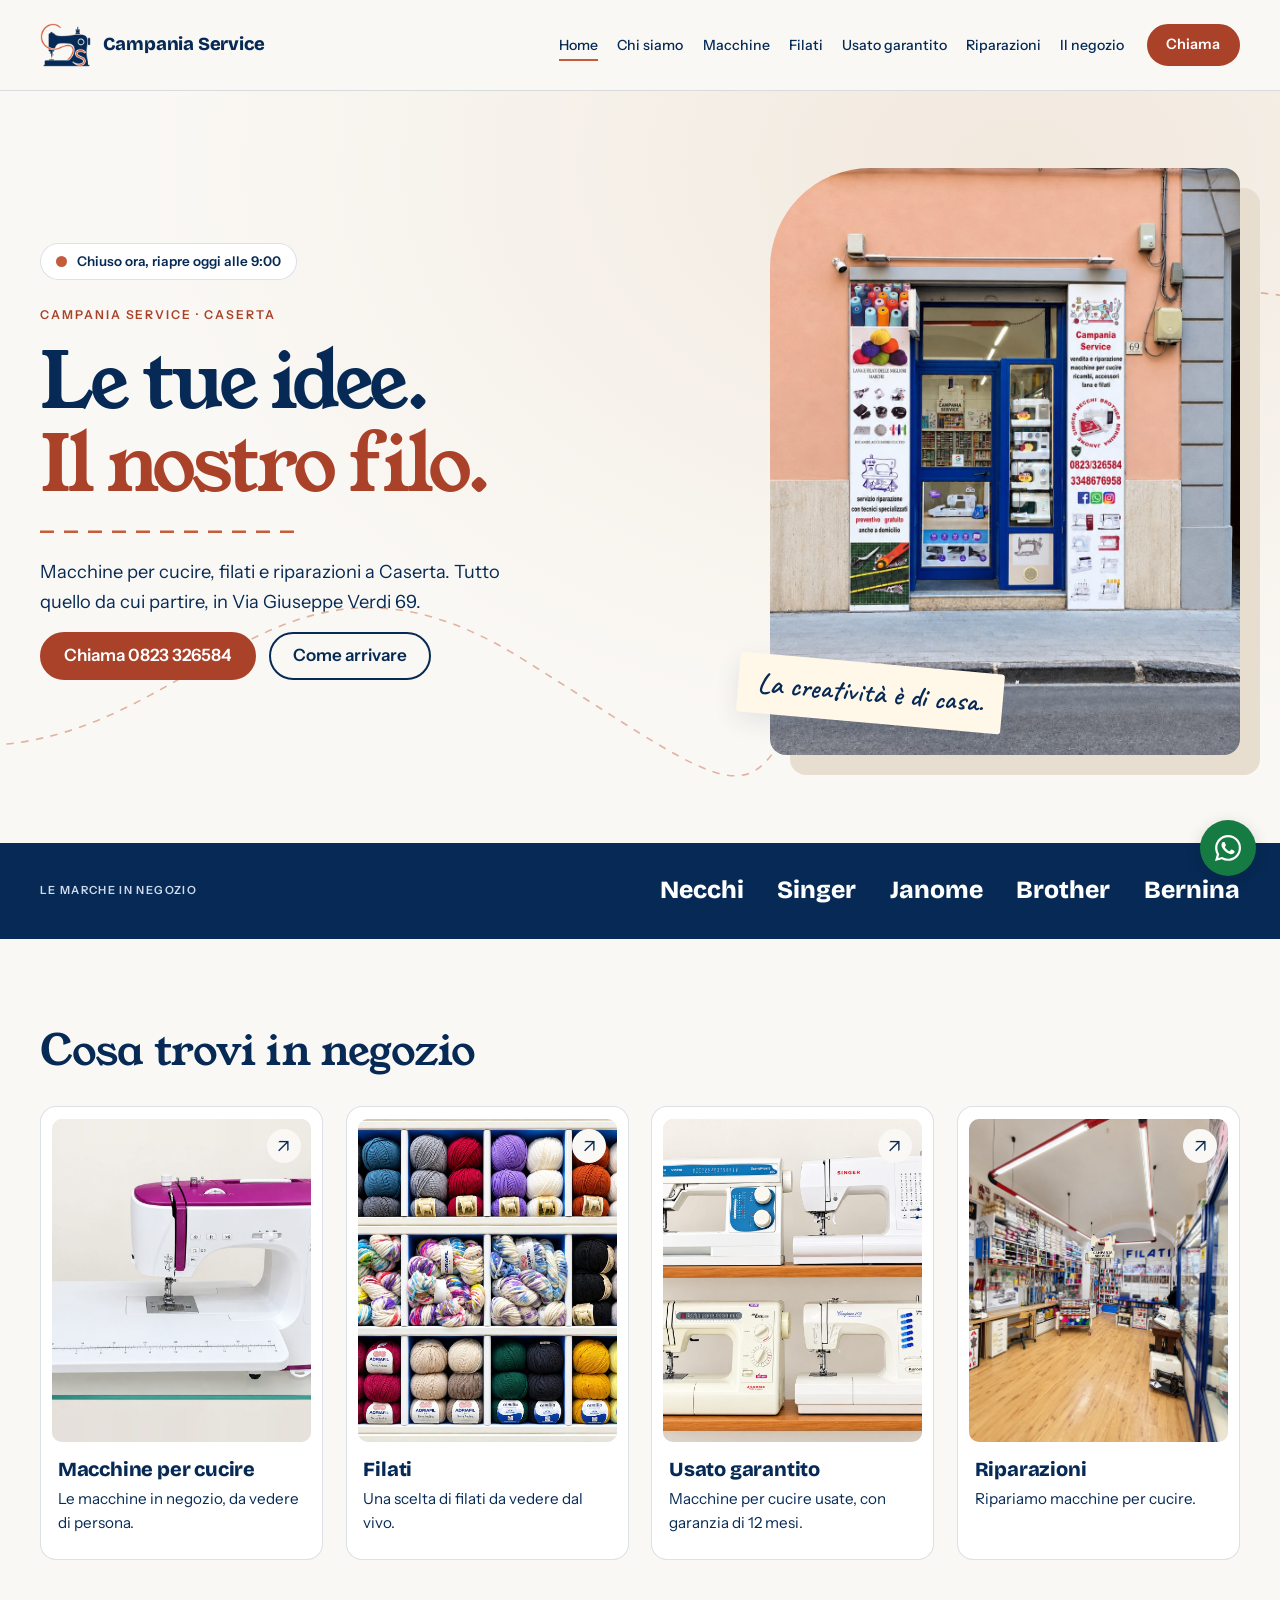
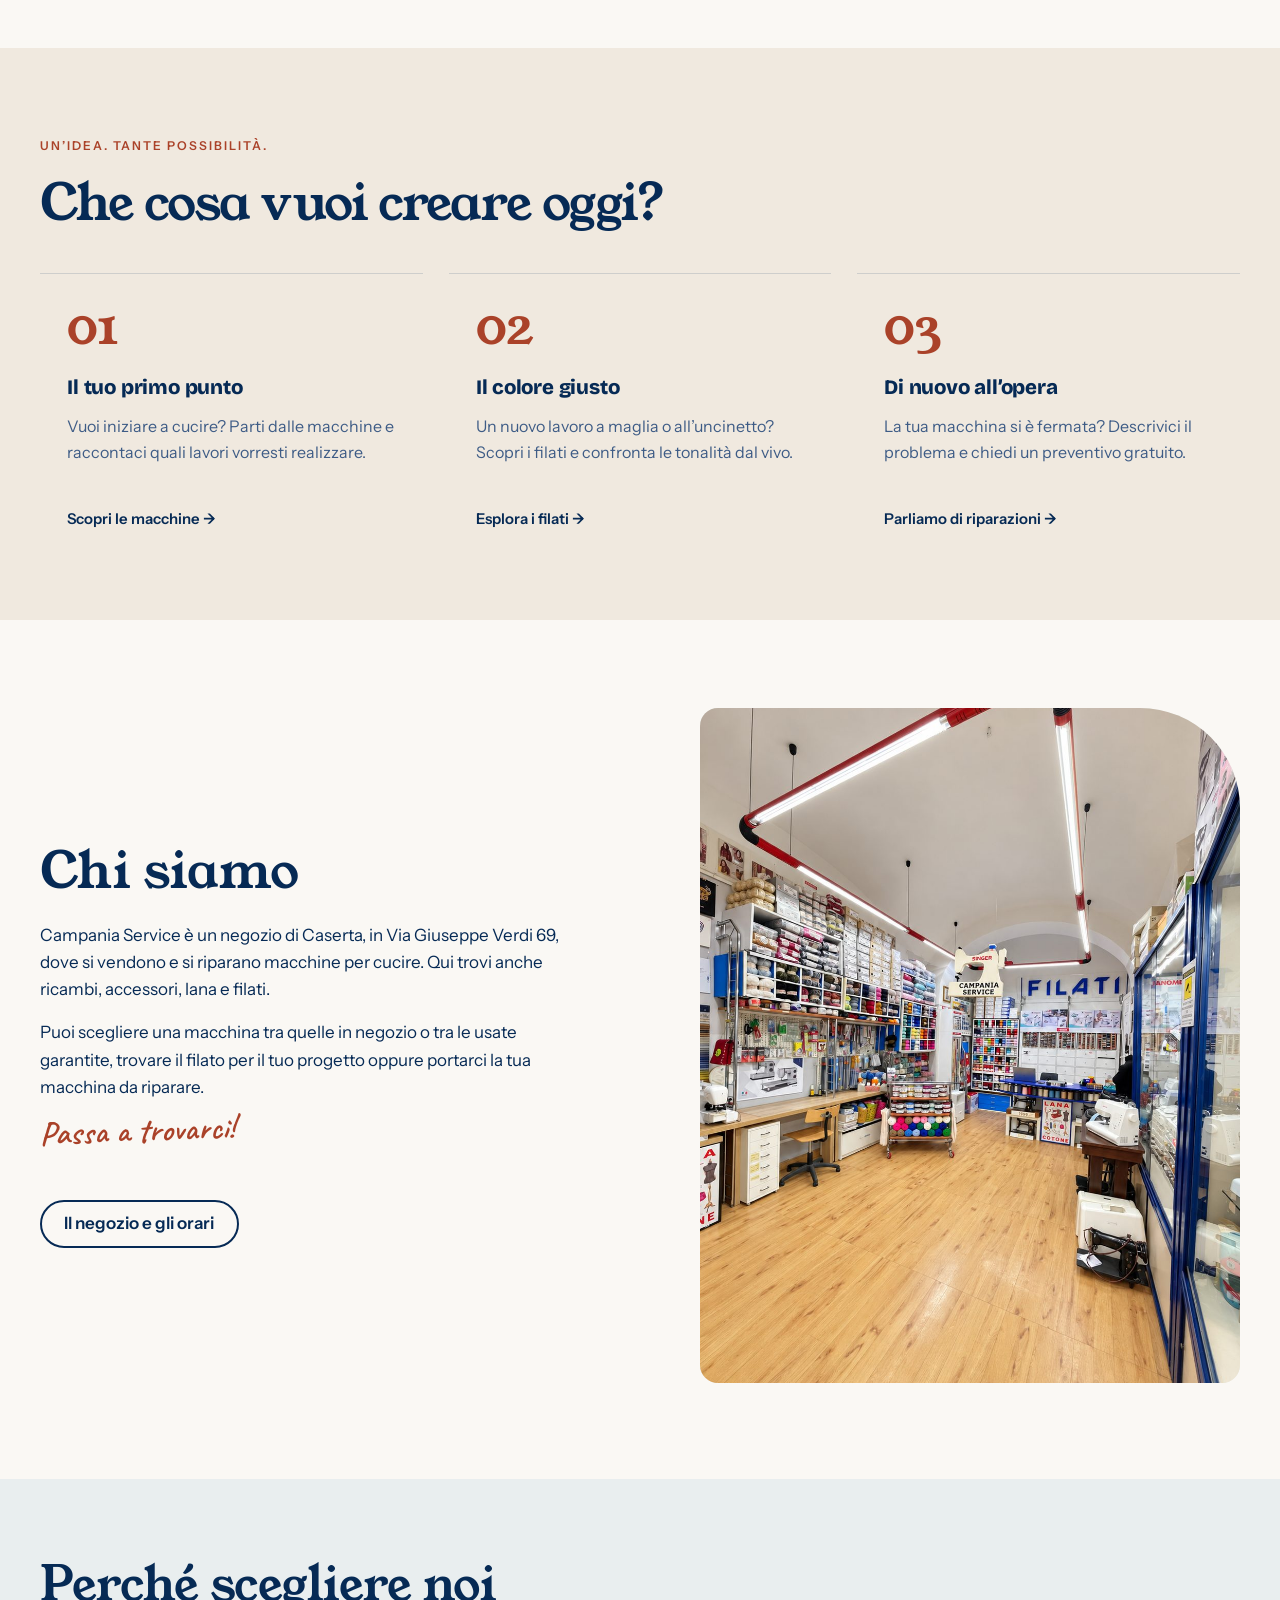
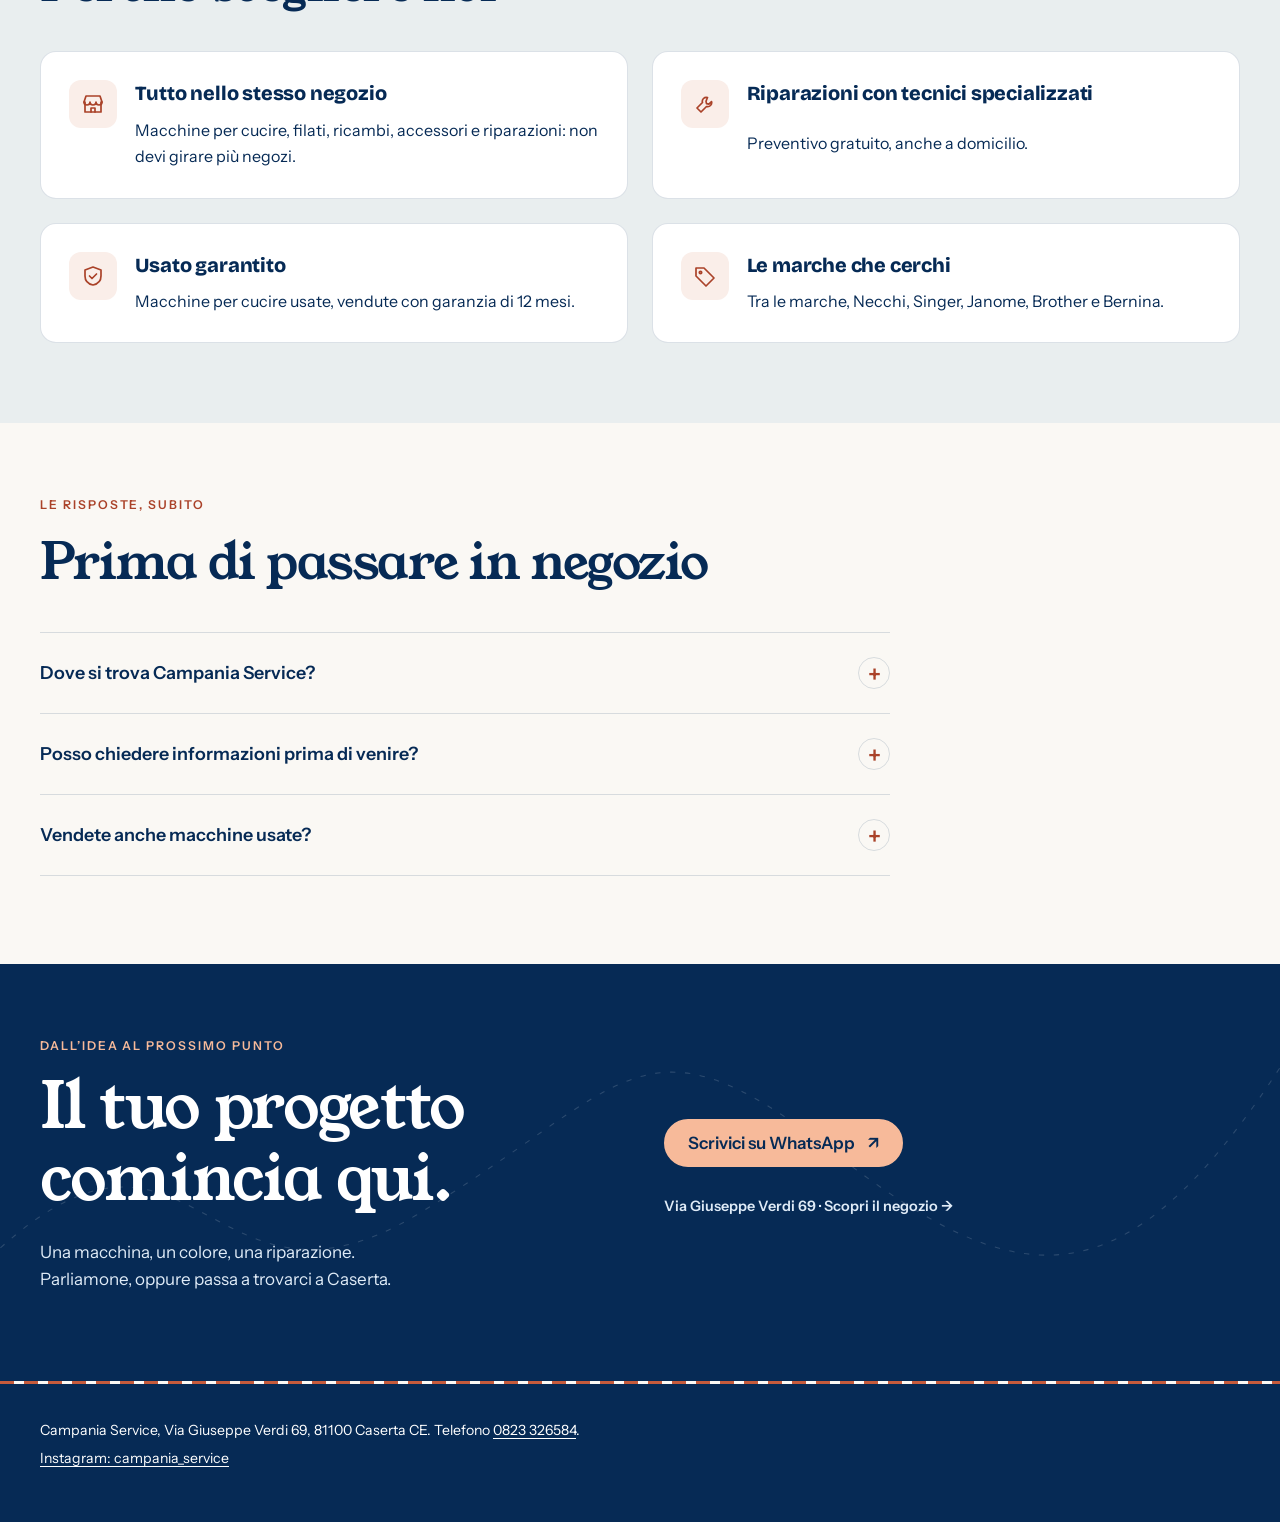
<file: index.html>
<!DOCTYPE html>

<html lang="it">
<head>
<meta charset="utf-8"/>
<meta content="width=device-width, initial-scale=1" name="viewport"/>
<title>Campania Service | Macchine per cucire, filati e riparazioni a Caserta</title>
<meta content="Campania Service a Caserta: macchine per cucire, usato garantito, filati e riparazioni. Via Giuseppe Verdi 69. Telefono 0823 326584." name="description"/>
<meta content="website" property="og:type"/>
<meta content="it_IT" property="og:locale"/>
<meta content="Campania Service | Macchine per cucire, filati e riparazioni a Caserta" property="og:title"/>
<meta content="Macchine per cucire, usato garantito, filati e riparazioni in Via Giuseppe Verdi 69, Caserta." property="og:description"/>
<meta content="#062A55" name="theme-color"/>
<link href="images/favicon.png" rel="icon" type="image/png"/>
<link href="images/apple-touch-icon.png" rel="apple-touch-icon"/>
<link href="https://fonts.googleapis.com" rel="preconnect"/>
<link crossorigin="" href="https://fonts.gstatic.com" rel="preconnect"/>
<link href="https://fonts.googleapis.com/css2?family=Bricolage+Grotesque:opsz,wght@12..96,600;12..96,800&amp;family=Caveat:wght@600&amp;family=Instrument+Sans:wght@400;500;600&amp;family=Young+Serif&amp;display=swap" rel="stylesheet"/>

<link href="style.css?v=20261009-whatsapp" rel="stylesheet"/>
<script type="application/ld+json">
{
  "@context": "https://schema.org",
  "@type": "LocalBusiness",
  "name": "Campania Service",
  "description": "Negozio di macchine per cucire, usato garantito, filati e riparazioni a Caserta.",
  "telephone": "+390823326584",
  "address": {
    "@type": "PostalAddress",
    "streetAddress": "Via Giuseppe Verdi, 69",
    "postalCode": "81100",
    "addressLocality": "Caserta",
    "addressRegion": "CE",
    "addressCountry": "IT"
  },
  "sameAs": ["https://instagram.com/campania_service"],
  "openingHoursSpecification": [
    {"@type": "OpeningHoursSpecification", "dayOfWeek": ["Monday","Tuesday","Wednesday","Thursday","Friday"], "opens": "09:00", "closes": "13:00"},
    {"@type": "OpeningHoursSpecification", "dayOfWeek": ["Monday","Tuesday","Wednesday","Thursday","Friday"], "opens": "16:30", "closes": "20:00"},
    {"@type": "OpeningHoursSpecification", "dayOfWeek": "Saturday", "opens": "09:00", "closes": "13:00"}
  ]
}
</script>
<link href="modern.css?v=20261009-1" rel="stylesheet"/>
</head>
<body>
<a class="skip" href="#contenuto">Vai al contenuto</a>
<header>
<div class="wrap bar">
<a class="brand" href="index.html"><img alt="" class="brand-mark" height="120" src="images/logo-simbolo-header.png" width="140"/><span>Campania Service</span></a>
<nav aria-label="Menu principale"><a aria-current="page" href="index.html">Home</a>
<a href="index.html#chi-siamo">Chi siamo</a>
<a href="macchine.html">Macchine</a>
<a href="filati.html">Filati</a>
<a href="usato-garantito.html">Usato garantito</a>
<a href="riparazioni.html">Riparazioni</a>
<a href="il-negozio.html">Il negozio</a>
</nav>
<a class="btn primary" href="tel:+390823326584">Chiama</a>
</div>
<div class="reading-progress" aria-hidden="true"><span></span></div></header>
<main id="contenuto">
<section class="hero"><svg class="hero-thread" viewBox="0 0 1200 700" fill="none" aria-hidden="true"><path d="M-50 610C180 630 250 380 490 530S700 690 790 470 1000 140 1260 200"/></svg>
<div class="wrap">
<div>
<p class="status" data-state="unknown" id="status">Controllo gli orari</p>
<p class="eyebrow hero-eyebrow">Campania Service · Caserta</p><h1>Le tue idee.<br><em>Il nostro filo.</em></h1>
<div aria-hidden="true" class="stitch draw"></div>
<p class="lead">Macchine per cucire, filati e riparazioni a Caserta. Tutto quello da cui partire, in Via Giuseppe Verdi 69.</p>
<div class="btns">
<a class="btn primary" href="tel:+390823326584">Chiama 0823 326584</a>
<a class="btn" href="https://www.google.com/maps/search/?api=1&amp;query=Campania%20Service%20Via%20Giuseppe%20Verdi%2069%2081100%20Caserta%20CE" rel="noopener" target="_blank">Come arrivare</a>
</div>
</div>
<div class="hero-visual"><span class="photo-note">La creatività è di casa.</span><div class="frame rv">
<img alt="Facciata del negozio Campania Service in Via Giuseppe Verdi 69, a Caserta" fetchpriority="high" height="1400" src="images/facciata.jpg" width="1050"/>
</div>
</div>
</div>
</section>
<section aria-label="Marche in negozio" class="brand-strip"><div class="wrap"><p>Le marche in negozio</p><div class="brand-list"><span>Necchi</span><span>Singer</span><span>Janome</span><span>Brother</span><span>Bernina</span></div></div></section>
<section class="home-sec">
<div class="wrap">
<h2 class="fx">Cosa trovi in negozio</h2>
<div class="tiles">
<a class="tile" href="macchine.html">
<span class="frame rv"><img alt="Macchina per cucire Necchi viola" height="883" loading="lazy" src="images/macchine-1.jpg" width="1400"/></span>
<h3 class="fx">Macchine per cucire</h3>
<p class="fx">Le macchine in negozio, da vedere di persona.</p>
</a>
<a class="tile" href="filati.html">
<span class="frame rv"><img alt="Gomitoli di lana colorati" height="1254" loading="lazy" src="images/filati-1.jpg" width="1254"/></span>
<h3 class="fx">Filati</h3>
<p class="fx">Una scelta di filati da vedere dal vivo.</p>
</a>
<a class="tile" href="usato-garantito.html">
<span class="frame rv"><img alt="Macchine per cucire usate garantite" height="1221" loading="lazy" src="images/usato-1.jpg" width="1289"/></span>
<h3 class="fx">Usato garantito</h3>
<p class="fx">Macchine per cucire usate, con garanzia di 12 mesi.</p>
</a>
<a class="tile" href="riparazioni.html">
<span class="frame rv"><img alt="Interno del negozio" height="1400" loading="lazy" src="images/interno-1.jpg" style="object-position:center 45%" width="1050"/></span>
<h3 class="fx">Riparazioni</h3>
<p class="fx">Ripariamo macchine per cucire.</p>
</a>
</div>
</div>
</section>
<section class="modern-section soft-section"><div class="wrap"><div class="section-heading reveal"><p class="eyebrow">Un’idea. Tante possibilità.</p><h2>Che cosa vuoi creare oggi?</h2></div><div class="journey"><article class="journey-card reveal"><span class="step-number">01</span><h3>Il tuo primo punto</h3><p>Vuoi iniziare a cucire? Parti dalle macchine e raccontaci quali lavori vorresti realizzare.</p></article><article class="journey-card reveal"><span class="step-number">02</span><h3>Il colore giusto</h3><p>Un nuovo lavoro a maglia o all’uncinetto? Scopri i filati e confronta le tonalità dal vivo.</p></article><article class="journey-card reveal"><span class="step-number">03</span><h3>Di nuovo all’opera</h3><p>La tua macchina si è fermata? Descrivici il problema e chiedi un preventivo gratuito.</p></article></div><div class="path-links"><a href="macchine.html">Scopri le macchine →</a><a href="filati.html">Esplora i filati →</a><a href="riparazioni.html">Parliamo di riparazioni →</a></div></div></section><section class="about" id="chi-siamo">
<div class="wrap about-grid">
<div class="about-text">
<h2 class="fx">Chi siamo</h2>
<p class="fx">Campania Service è un negozio di Caserta, in Via Giuseppe Verdi 69, dove si vendono e si riparano macchine per cucire. Qui trovi anche ricambi, accessori, lana e filati.</p>
<p class="fx">Puoi scegliere una macchina tra quelle in negozio o tra le usate garantite, trovare il filato per il tuo progetto oppure portarci la tua macchina da riparare.</p>
<p class="hand fx">Passa a trovarci!</p>
<div class="btns fx"><a class="btn" href="il-negozio.html">Il negozio e gli orari</a></div>
</div>
<div class="about-photos">
<div class="frame rv about-main"><img alt="Interno del negozio: scaffali di lana e filati, macchine per cucire in vetrina" height="1400" loading="lazy" src="images/interno-1.jpg" width="1050"/></div>
</div>
</div>
</section>
<section class="why" id="perche">
<div class="wrap">
<h2 class="fx">Perché scegliere noi</h2>
<div class="why-grid">
<article class="why-item fx">
<span class="ico"><svg aria-hidden="true" fill="none" height="24" stroke="currentColor" stroke-width="1.7" viewBox="0 0 24 24" width="24"><path d="M4 10v10h16V10"></path><path d="M3 10l2-6h14l2 6"></path><path d="M3 10c0 1.7 1.3 3 3 3s3-1.3 3-3c0 1.7 1.3 3 3 3s3-1.3 3-3c0 1.7 1.3 3 3 3s3-1.3 3-3"></path><path d="M10 20v-4h4v4"></path></svg></span>
<h3>Tutto nello stesso negozio</h3>
<p>Macchine per cucire, filati, ricambi, accessori e riparazioni: non devi girare più negozi.</p>
</article>
<article class="why-item fx">
<span class="ico"><svg aria-hidden="true" fill="none" height="24" stroke="currentColor" stroke-width="1.7" viewBox="0 0 24 24" width="24"><path d="M14.5 5.5a4 4 0 00-5 5L4 16l4 4 5.5-5.5a4 4 0 005-5l-2.6 2.6-2.4-.5-.5-2.4z"></path></svg></span>
<h3>Riparazioni con tecnici specializzati</h3>
<p>Preventivo gratuito, anche a domicilio.</p>
</article>
<article class="why-item fx">
<span class="ico"><svg aria-hidden="true" fill="none" height="24" stroke="currentColor" stroke-width="1.7" viewBox="0 0 24 24" width="24"><path d="M12 3l8 3v6c0 4.5-3.2 8-8 9-4.8-1-8-4.5-8-9V6z"></path><path d="M8.5 12l2.5 2.5 4.5-4.5"></path></svg></span>
<h3>Usato garantito</h3>
<p>Macchine per cucire usate, vendute con garanzia di 12 mesi.</p>
</article>
<article class="why-item fx">
<span class="ico"><svg aria-hidden="true" fill="none" height="24" stroke="currentColor" stroke-width="1.7" viewBox="0 0 24 24" width="24"><path d="M3 12V4h8l10 10-8 8z"></path><circle cx="7.5" cy="8.5" r="1.2"></circle></svg></span>
<h3>Le marche che cerchi</h3>
<p>Tra le marche, Necchi, Singer, Janome, Brother e Bernina.</p>
</article>
</div>
</div>
</section>

<section class="modern-section faq-section"><div class="wrap"><div class="section-heading reveal"><p class="eyebrow">Le risposte, subito</p><h2>Prima di passare in negozio</h2></div><div class="faq-list"><details class="reveal"><summary>Dove si trova Campania Service?<span aria-hidden="true">+</span></summary><p>In Via Giuseppe Verdi 69, 81100 Caserta. Nella pagina “Il negozio” trovi orari e indicazioni.</p></details><details class="reveal"><summary>Posso chiedere informazioni prima di venire?<span aria-hidden="true">+</span></summary><p>Sì. Puoi chiamare lo 0823 326584 o scrivere su WhatsApp al +39 334 867 6958.</p></details><details class="reveal"><summary>Vendete anche macchine usate?<span aria-hidden="true">+</span></summary><p>Sì, macchine per cucire usate con garanzia di 12 mesi. Contattaci per conoscere le disponibilità attuali.</p></details></div></div></section><section class="project-cta"><div class="wrap"><div class="reveal"><p class="eyebrow">Dall’idea al prossimo punto</p><h2>Il tuo progetto<br>comincia qui.</h2><p>Una macchina, un colore, una riparazione.<br>Parliamone, oppure passa a trovarci a Caserta.</p></div><div class="cta-actions reveal"><a class="btn primary" href="https://wa.me/393348676958" target="_blank" rel="noopener noreferrer">Scrivici su WhatsApp <span aria-hidden="true">↗</span></a><a class="text-link" href="il-negozio.html">Via Giuseppe Verdi 69 · Scopri il negozio <span aria-hidden="true">→</span></a></div></div><svg class="cta-thread" viewBox="0 0 1200 380" fill="none" aria-hidden="true"><path d="M-20 280C180 80 190 350 390 230S600 30 780 170 1060 320 1220 60"/></svg></section></main>
<div aria-hidden="true" class="stitch"></div>
<footer>
<div class="wrap">
<p>Campania Service, Via Giuseppe Verdi 69, 81100 Caserta CE. Telefono <a href="tel:+390823326584">0823 326584</a>.</p>
<p><a href="https://instagram.com/campania_service" rel="noopener" target="_blank">Instagram: campania_service</a></p>
</div>
</footer>
<script src="script.js?v=20261009-2"></script>

<a class="whatsapp-float" href="https://wa.me/393348676958" target="_blank" rel="noopener noreferrer" aria-label="Scrivici su WhatsApp al +39 334 867 6958" title="Scrivici su WhatsApp">
  <svg xmlns="http://www.w3.org/2000/svg" width="26" height="26" viewBox="0 0 24 24" aria-hidden="true" focusable="false">
    <path fill="currentColor" d="M20.52 3.48A11.88 11.88 0 0 0 12.04 0C5.46 0 .11 5.35.11 11.93c0 2.1.55 4.16 1.6 5.98L0 24l6.25-1.64a11.9 11.9 0 0 0 5.79 1.48h.01c6.58 0 11.94-5.35 11.94-11.93a11.85 11.85 0 0 0-3.47-8.43ZM12.04 21.82a9.9 9.9 0 0 1-5.04-1.38l-.36-.21-3.71.97.99-3.62-.24-.37a9.89 9.89 0 0 1-1.51-5.28c0-5.46 4.44-9.9 9.91-9.9a9.83 9.83 0 0 1 7 2.9 9.83 9.83 0 0 1 2.9 7c0 5.46-4.45 9.89-9.94 9.89Zm5.44-7.41c-.3-.15-1.76-.87-2.03-.97-.27-.1-.47-.15-.67.15-.2.3-.77.97-.94 1.17-.17.2-.35.22-.65.07-.3-.15-1.26-.46-2.4-1.48-.89-.79-1.48-1.76-1.66-2.06-.17-.3-.02-.46.13-.61.13-.13.3-.35.45-.52.15-.17.2-.3.3-.5.1-.2.05-.37-.02-.52-.08-.15-.67-1.61-.92-2.21-.24-.58-.49-.5-.67-.51h-.57c-.2 0-.52.07-.79.37-.27.3-1.04 1.02-1.04 2.49s1.07 2.89 1.21 3.09c.15.2 2.1 3.2 5.08 4.49.71.3 1.26.49 1.69.62.71.23 1.35.2 1.86.12.57-.08 1.76-.72 2.01-1.41.25-.7.25-1.29.17-1.41-.07-.13-.27-.2-.57-.35Z"/>
  </svg>
</a>
<script src="modern.js?v=20261009-1" defer></script>
</body>
</html>
</file>
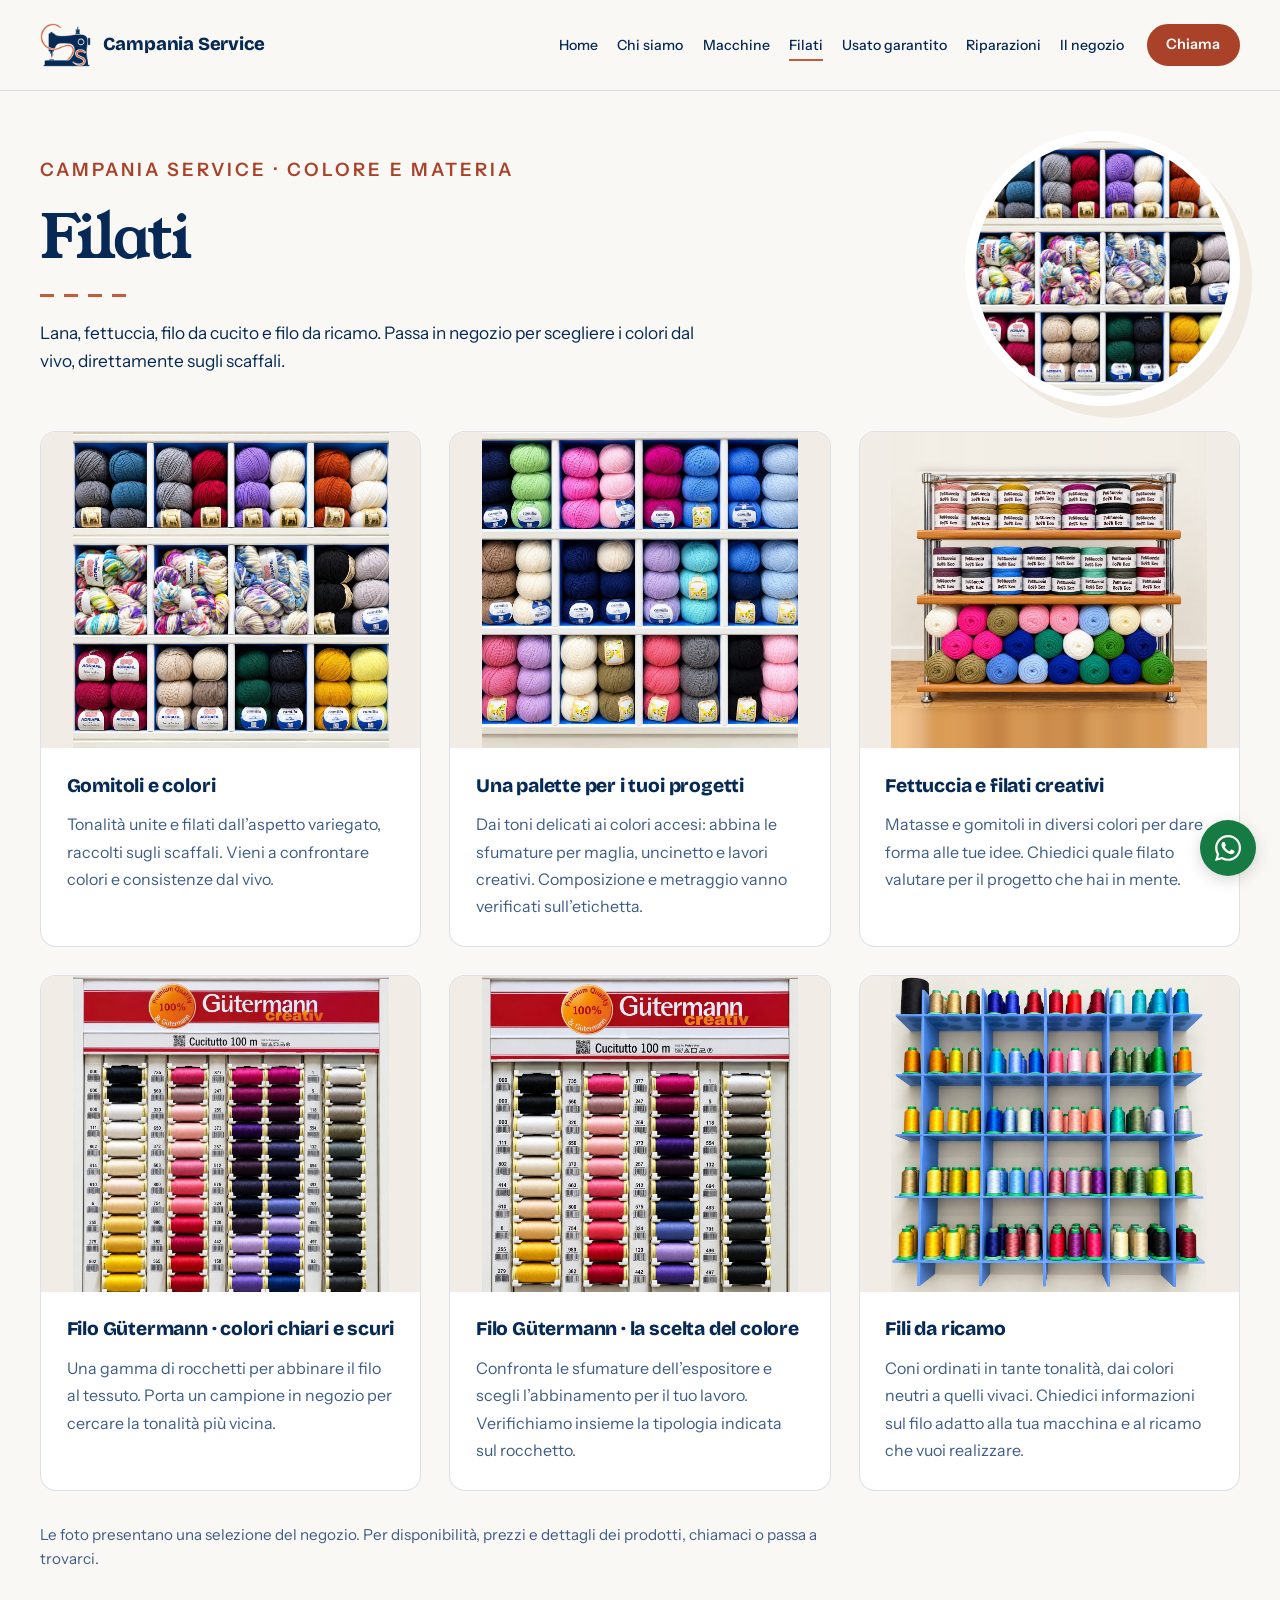
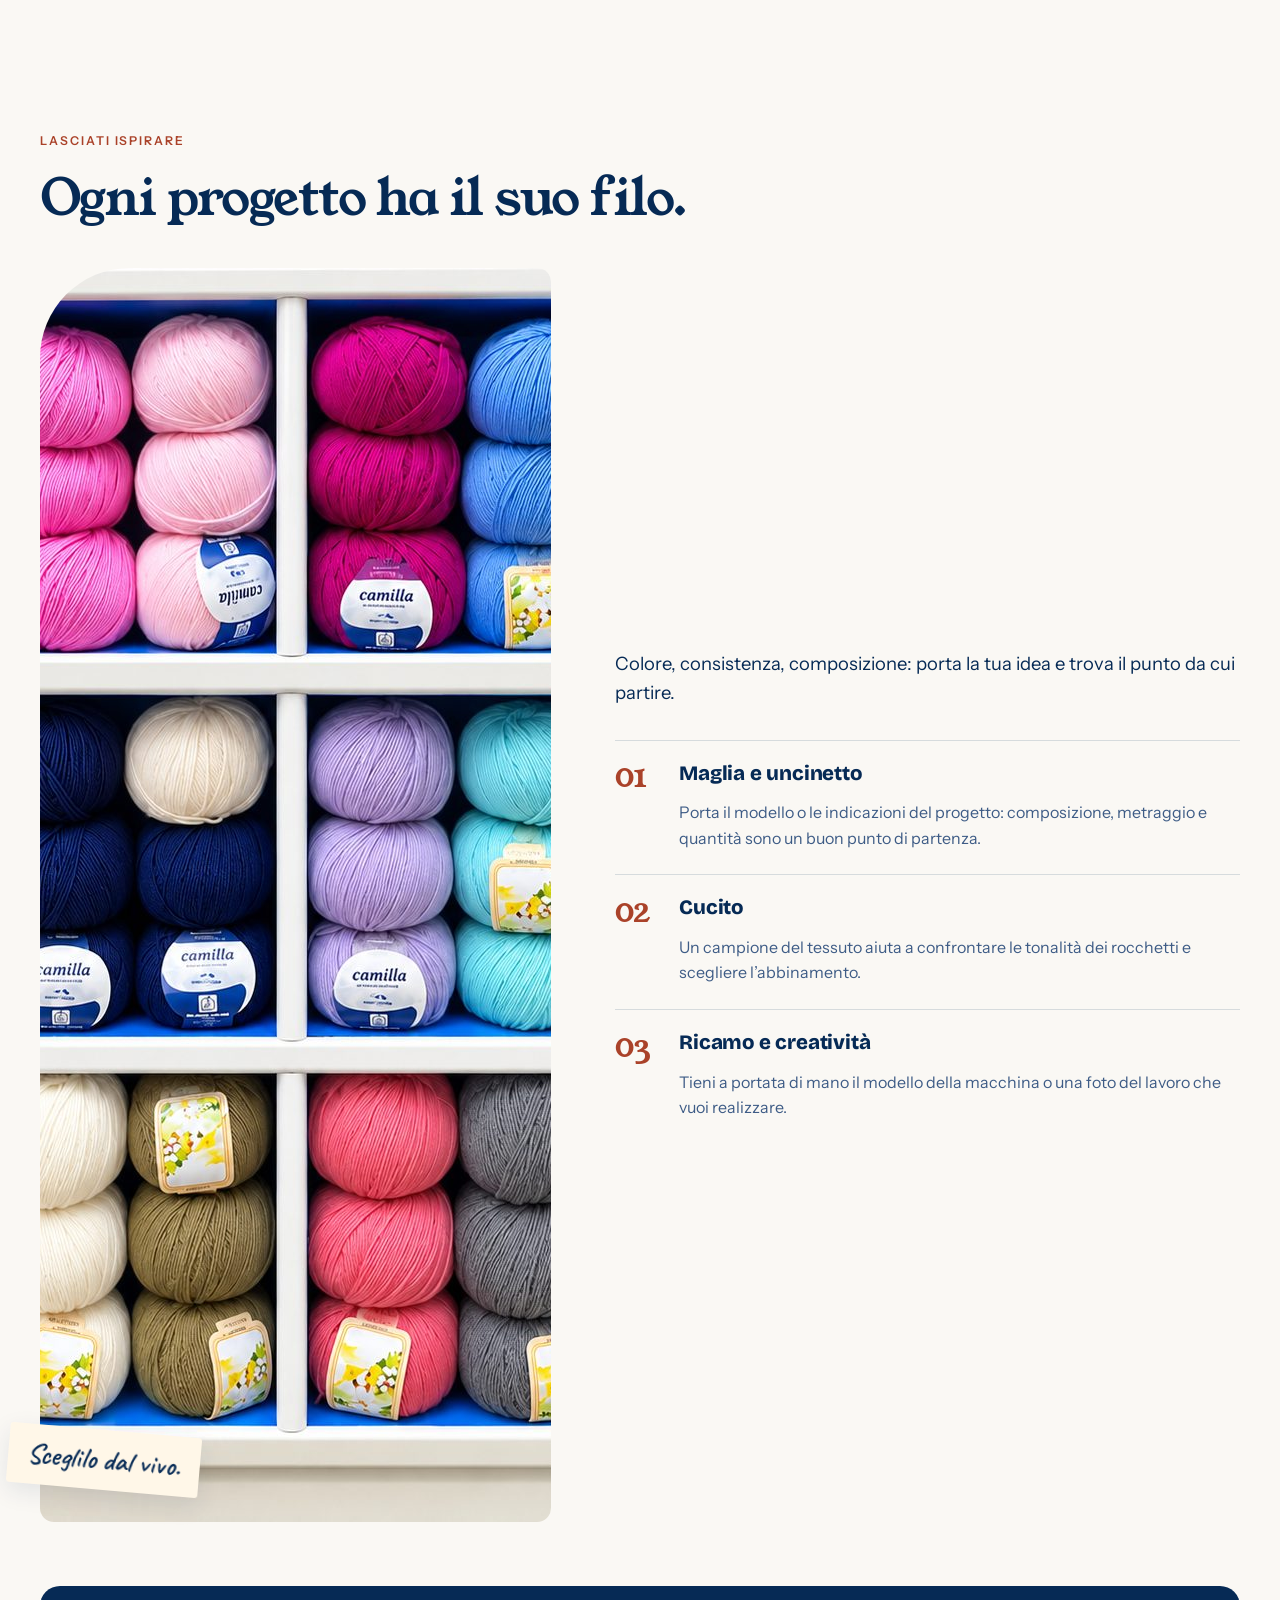
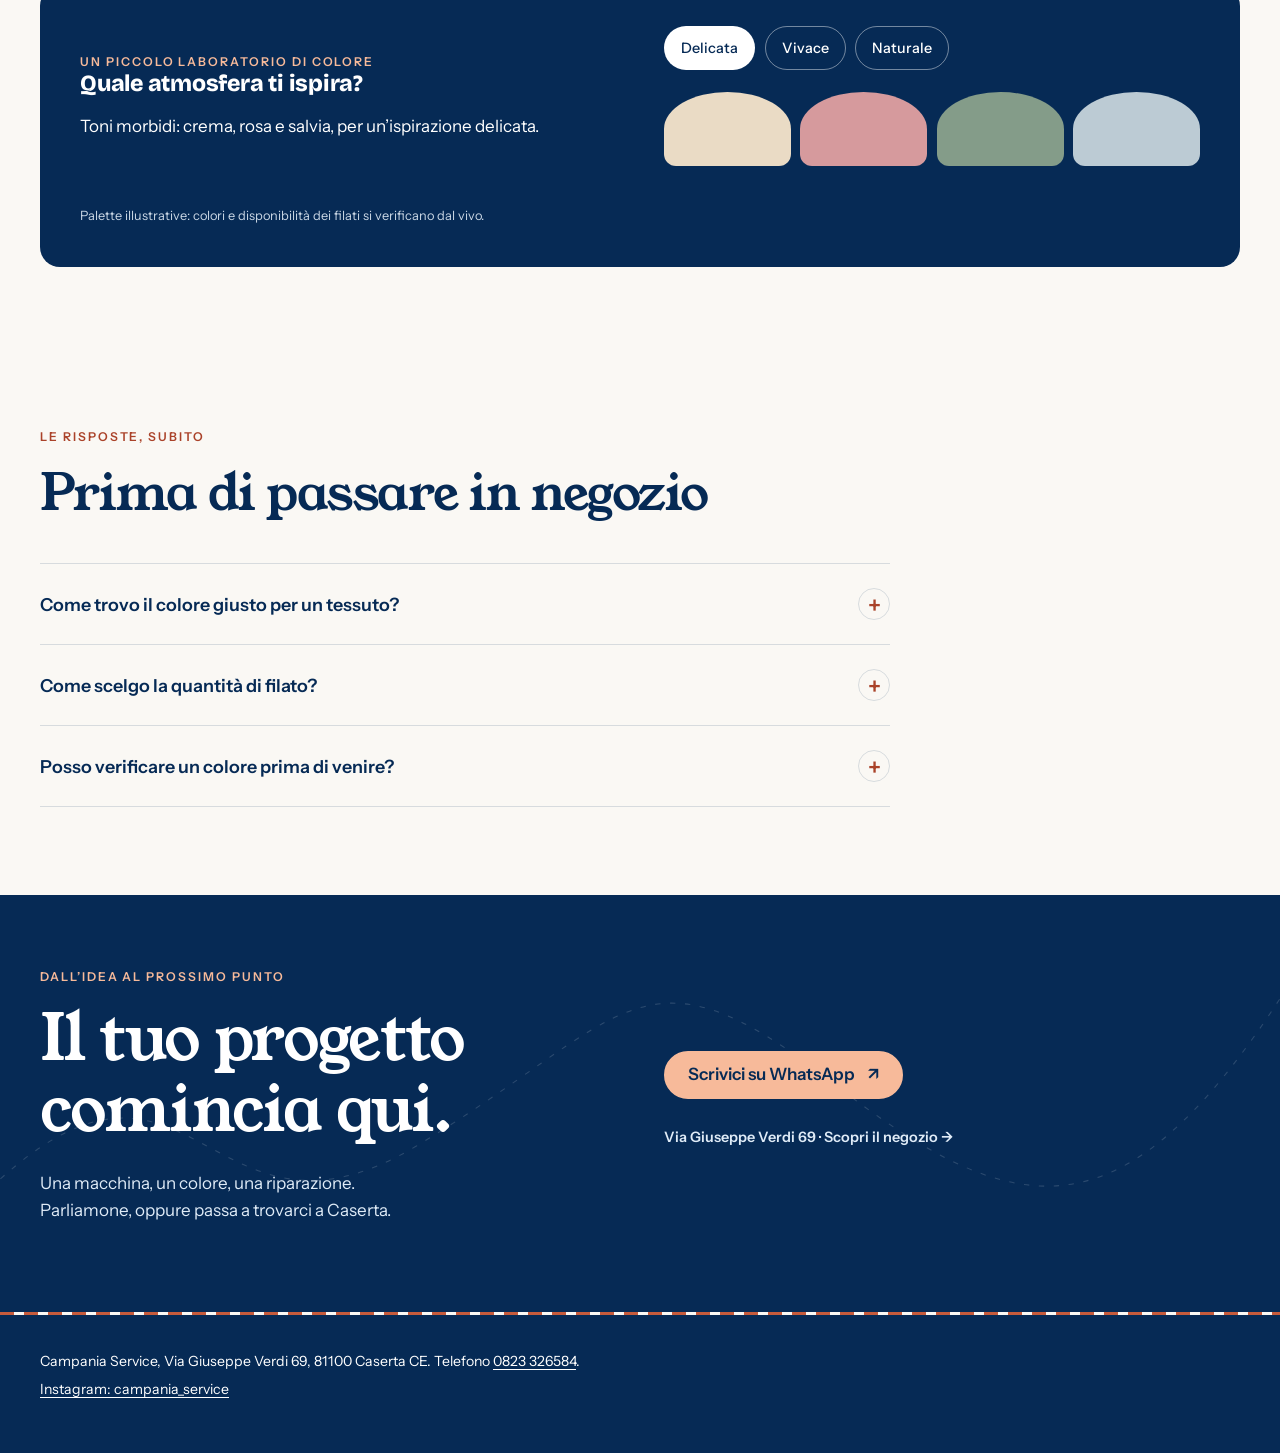
<file: filati.html>
<!DOCTYPE html>

<html lang="it">
<head>
<meta charset="utf-8"/>
<meta content="width=device-width, initial-scale=1" name="viewport"/>
<title>Filati | Campania Service Caserta</title>
<meta content="Filati in vendita da Campania Service a Caserta, in Via Giuseppe Verdi 69. Passa in negozio per sceglierli dal vivo." name="description"/>
<meta content="#062A55" name="theme-color"/>
<link href="images/favicon.png" rel="icon" type="image/png"/>
<link href="images/apple-touch-icon.png" rel="apple-touch-icon"/>
<link href="https://fonts.googleapis.com" rel="preconnect"/>
<link crossorigin="" href="https://fonts.gstatic.com" rel="preconnect"/>
<link href="https://fonts.googleapis.com/css2?family=Bricolage+Grotesque:opsz,wght@12..96,600;12..96,800&amp;family=Caveat:wght@600&amp;family=Instrument+Sans:wght@400;500;600&amp;family=Young+Serif&amp;display=swap" rel="stylesheet"/>

<link href="style.css?v=20261009-whatsapp" rel="stylesheet"/>
<link href="modern.css?v=20261009-1" rel="stylesheet"/>
</head>
<body>
<a class="skip" href="#contenuto">Vai al contenuto</a>
<header>
<div class="wrap bar">
<a class="brand" href="index.html"><img alt="" class="brand-mark" height="120" src="images/logo-simbolo-header.png" width="140"/><span>Campania Service</span></a>
<nav aria-label="Menu principale"><a href="index.html">Home</a>
<a href="index.html#chi-siamo">Chi siamo</a>
<a href="macchine.html">Macchine</a>
<a aria-current="page" href="filati.html">Filati</a>
<a href="usato-garantito.html">Usato garantito</a>
<a href="riparazioni.html">Riparazioni</a>
<a href="il-negozio.html">Il negozio</a>
</nav>
<a class="btn primary" href="tel:+390823326584">Chiama</a>
</div>
<div class="reading-progress" aria-hidden="true"><span></span></div></header>
<main id="contenuto">
<section class="wrap page-title"><div class="page-portrait" aria-hidden="true"><img src="images/filati-1.jpg" alt="" width="600" height="600" fetchpriority="high"/></div>
<p class="eyebrow">Campania Service · Colore e materia</p><h1>Filati</h1>
<div aria-hidden="true" class="stitch draw"></div>
<p>Lana, fettuccia, filo da cucito e filo da ricamo. Passa in negozio per scegliere i colori dal vivo, direttamente sugli scaffali.</p>
</section>
<section class="wrap gallery-sec">
<div class="gal catalog">
<article class="product-card"><button aria-label="Ingrandisci la foto: Gomitoli e colori" class="frame" type="button"><img alt="Gomitoli di lana di tanti colori sugli scaffali del negozio" height="1254" loading="lazy" src="images/filati-1.jpg" width="1254"/></button><div class="product-copy"><h2>Gomitoli e colori</h2><p>Tonalità unite e filati dall’aspetto variegato, raccolti sugli scaffali. Vieni a confrontare colori e consistenze dal vivo.</p></div></article>
<article class="product-card"><button aria-label="Ingrandisci la foto: Una palette per i tuoi progetti" class="frame" type="button"><img alt="Gomitoli di cotone in tanti colori negli scaffali" height="1254" loading="lazy" src="images/filati-2.jpg" width="1254"/></button><div class="product-copy"><h2>Una palette per i tuoi progetti</h2><p>Dai toni delicati ai colori accesi: abbina le sfumature per maglia, uncinetto e lavori creativi. Composizione e metraggio vanno verificati sull’etichetta.</p></div></article>
<article class="product-card"><button aria-label="Ingrandisci la foto: Fettuccia e filati creativi" class="frame" type="button"><img alt="Matasse di fettuccia in tanti colori su uno scaffale" height="1254" loading="lazy" src="images/filati-3.jpg" width="1254"/></button><div class="product-copy"><h2>Fettuccia e filati creativi</h2><p>Matasse e gomitoli in diversi colori per dare forma alle tue idee. Chiedici quale filato valutare per il progetto che hai in mente.</p></div></article>
<article class="product-card"><button aria-label="Ingrandisci la foto: Filo Gütermann · colori chiari e scuri" class="frame" type="button"><img alt="Espositore di rocchetti di filo da cucito Gütermann" height="1254" loading="lazy" src="images/filati-4.jpg" width="1254"/></button><div class="product-copy"><h2>Filo Gütermann · colori chiari e scuri</h2><p>Una gamma di rocchetti per abbinare il filo al tessuto. Porta un campione in negozio per cercare la tonalità più vicina.</p></div></article>
<article class="product-card"><button aria-label="Ingrandisci la foto: Filo Gütermann · la scelta del colore" class="frame" type="button"><img alt="Espositore di rocchetti Gütermann in colori diversi" height="1254" loading="lazy" src="images/filati-5.jpg" width="1254"/></button><div class="product-copy"><h2>Filo Gütermann · la scelta del colore</h2><p>Confronta le sfumature dell’espositore e scegli l’abbinamento per il tuo lavoro. Verifichiamo insieme la tipologia indicata sul rocchetto.</p></div></article>
<article class="product-card"><button aria-label="Ingrandisci la foto: Fili da ricamo" class="frame" type="button"><img alt="Coni di filo da ricamo in tanti colori su una libreria blu" height="1254" loading="lazy" src="images/filati-6.jpg" width="1254"/></button><div class="product-copy"><h2>Fili da ricamo</h2><p>Coni ordinati in tante tonalità, dai colori neutri a quelli vivaci. Chiedici informazioni sul filo adatto alla tua macchina e al ricamo che vuoi realizzare.</p></div></article>
</div><p class="catalog-note">Le foto presentano una selezione del negozio. Per disponibilità, prezzi e dettagli dei prodotti, chiamaci o passa a trovarci.</p>
</section>
<section class="modern-section "><div class="wrap"><div class="section-heading reveal"><p class="eyebrow">Lasciati ispirare</p><h2>Ogni progetto ha il suo filo.</h2></div><div class="editorial-split"><div class="photo-stack reveal"><img src="images/filati-2.jpg" alt="Scaffali di gomitoli colorati nel negozio" loading="lazy" width="1254" height="1254"><span class="photo-note">Sceglilo dal vivo.</span></div><div><p class="section-intro">Colore, consistenza, composizione: porta la tua idea e trova il punto da cui partire.</p><div class="journey"><article class="journey-card reveal"><span class="step-number">01</span><h3>Maglia e uncinetto</h3><p>Porta il modello o le indicazioni del progetto: composizione, metraggio e quantità sono un buon punto di partenza.</p></article><article class="journey-card reveal"><span class="step-number">02</span><h3>Cucito</h3><p>Un campione del tessuto aiuta a confrontare le tonalità dei rocchetti e scegliere l’abbinamento.</p></article><article class="journey-card reveal"><span class="step-number">03</span><h3>Ricamo e creatività</h3><p>Tieni a portata di mano il modello della macchina o una foto del lavoro che vuoi realizzare.</p></article></div></div></div><div class="palette-studio reveal"><div><p class="eyebrow">Un piccolo laboratorio di colore</p><h3>Quale atmosfera ti ispira?</h3><p id="palette-description" aria-live="polite">Toni morbidi: crema, rosa e salvia, per un’ispirazione delicata.</p></div><div><div class="palette-buttons" role="group" aria-label="Palette di ispirazione"><button type="button" data-palette="delicata" aria-pressed="true">Delicata</button><button type="button" data-palette="vivace" aria-pressed="false">Vivace</button><button type="button" data-palette="naturale" aria-pressed="false">Naturale</button></div><div class="swatches" aria-hidden="true"><span style="--swatch:#eadbc5"></span><span style="--swatch:#d69a9d"></span><span style="--swatch:#849c89"></span><span style="--swatch:#bccbd4"></span></div></div><p class="small-note">Palette illustrative: colori e disponibilità dei filati si verificano dal vivo.</p></div></div></section>
<section class="modern-section faq-section"><div class="wrap"><div class="section-heading reveal"><p class="eyebrow">Le risposte, subito</p><h2>Prima di passare in negozio</h2></div><div class="faq-list"><details class="reveal"><summary>Come trovo il colore giusto per un tessuto?<span aria-hidden="true">+</span></summary><p>Porta un campione: potrai confrontarlo direttamente con le tonalità disponibili in negozio.</p></details><details class="reveal"><summary>Come scelgo la quantità di filato?<span aria-hidden="true">+</span></summary><p>Porta le indicazioni del progetto. Composizione e metraggio si verificano sull’etichetta; la quantità dipende dal lavoro che vuoi realizzare.</p></details><details class="reveal"><summary>Posso verificare un colore prima di venire?<span aria-hidden="true">+</span></summary><p>Scrivici o chiamaci indicando il tipo di filato e, se lo conosci, il codice colore. Verificheremo la disponibilità.</p></details></div></div></section><section class="project-cta"><div class="wrap"><div class="reveal"><p class="eyebrow">Dall’idea al prossimo punto</p><h2>Il tuo progetto<br>comincia qui.</h2><p>Una macchina, un colore, una riparazione.<br>Parliamone, oppure passa a trovarci a Caserta.</p></div><div class="cta-actions reveal"><a class="btn primary" href="https://wa.me/393348676958" target="_blank" rel="noopener noreferrer">Scrivici su WhatsApp <span aria-hidden="true">↗</span></a><a class="text-link" href="il-negozio.html">Via Giuseppe Verdi 69 · Scopri il negozio <span aria-hidden="true">→</span></a></div></div><svg class="cta-thread" viewBox="0 0 1200 380" fill="none" aria-hidden="true"><path d="M-20 280C180 80 190 350 390 230S600 30 780 170 1060 320 1220 60"/></svg></section></main>
<dialog aria-label="Foto ingrandita" id="lightbox">
<button class="x" type="button">Chiudi</button>
<img alt=""/>
</dialog>
<div aria-hidden="true" class="stitch"></div>
<footer>
<div class="wrap">
<p>Campania Service, Via Giuseppe Verdi 69, 81100 Caserta CE. Telefono <a href="tel:+390823326584">0823 326584</a>.</p>
<p><a href="https://instagram.com/campania_service" rel="noopener" target="_blank">Instagram: campania_service</a></p>
</div>
</footer>
<script src="script.js?v=20261009-2"></script>

<a class="whatsapp-float" href="https://wa.me/393348676958" target="_blank" rel="noopener noreferrer" aria-label="Scrivici su WhatsApp al +39 334 867 6958" title="Scrivici su WhatsApp">
  <svg xmlns="http://www.w3.org/2000/svg" width="26" height="26" viewBox="0 0 24 24" aria-hidden="true" focusable="false">
    <path fill="currentColor" d="M20.52 3.48A11.88 11.88 0 0 0 12.04 0C5.46 0 .11 5.35.11 11.93c0 2.1.55 4.16 1.6 5.98L0 24l6.25-1.64a11.9 11.9 0 0 0 5.79 1.48h.01c6.58 0 11.94-5.35 11.94-11.93a11.85 11.85 0 0 0-3.47-8.43ZM12.04 21.82a9.9 9.9 0 0 1-5.04-1.38l-.36-.21-3.71.97.99-3.62-.24-.37a9.89 9.89 0 0 1-1.51-5.28c0-5.46 4.44-9.9 9.91-9.9a9.83 9.83 0 0 1 7 2.9 9.83 9.83 0 0 1 2.9 7c0 5.46-4.45 9.89-9.94 9.89Zm5.44-7.41c-.3-.15-1.76-.87-2.03-.97-.27-.1-.47-.15-.67.15-.2.3-.77.97-.94 1.17-.17.2-.35.22-.65.07-.3-.15-1.26-.46-2.4-1.48-.89-.79-1.48-1.76-1.66-2.06-.17-.3-.02-.46.13-.61.13-.13.3-.35.45-.52.15-.17.2-.3.3-.5.1-.2.05-.37-.02-.52-.08-.15-.67-1.61-.92-2.21-.24-.58-.49-.5-.67-.51h-.57c-.2 0-.52.07-.79.37-.27.3-1.04 1.02-1.04 2.49s1.07 2.89 1.21 3.09c.15.2 2.1 3.2 5.08 4.49.71.3 1.26.49 1.69.62.71.23 1.35.2 1.86.12.57-.08 1.76-.72 2.01-1.41.25-.7.25-1.29.17-1.41-.07-.13-.27-.2-.57-.35Z"/>
  </svg>
</a>
<script src="modern.js?v=20261009-1" defer></script>
</body>
</html>
</file>
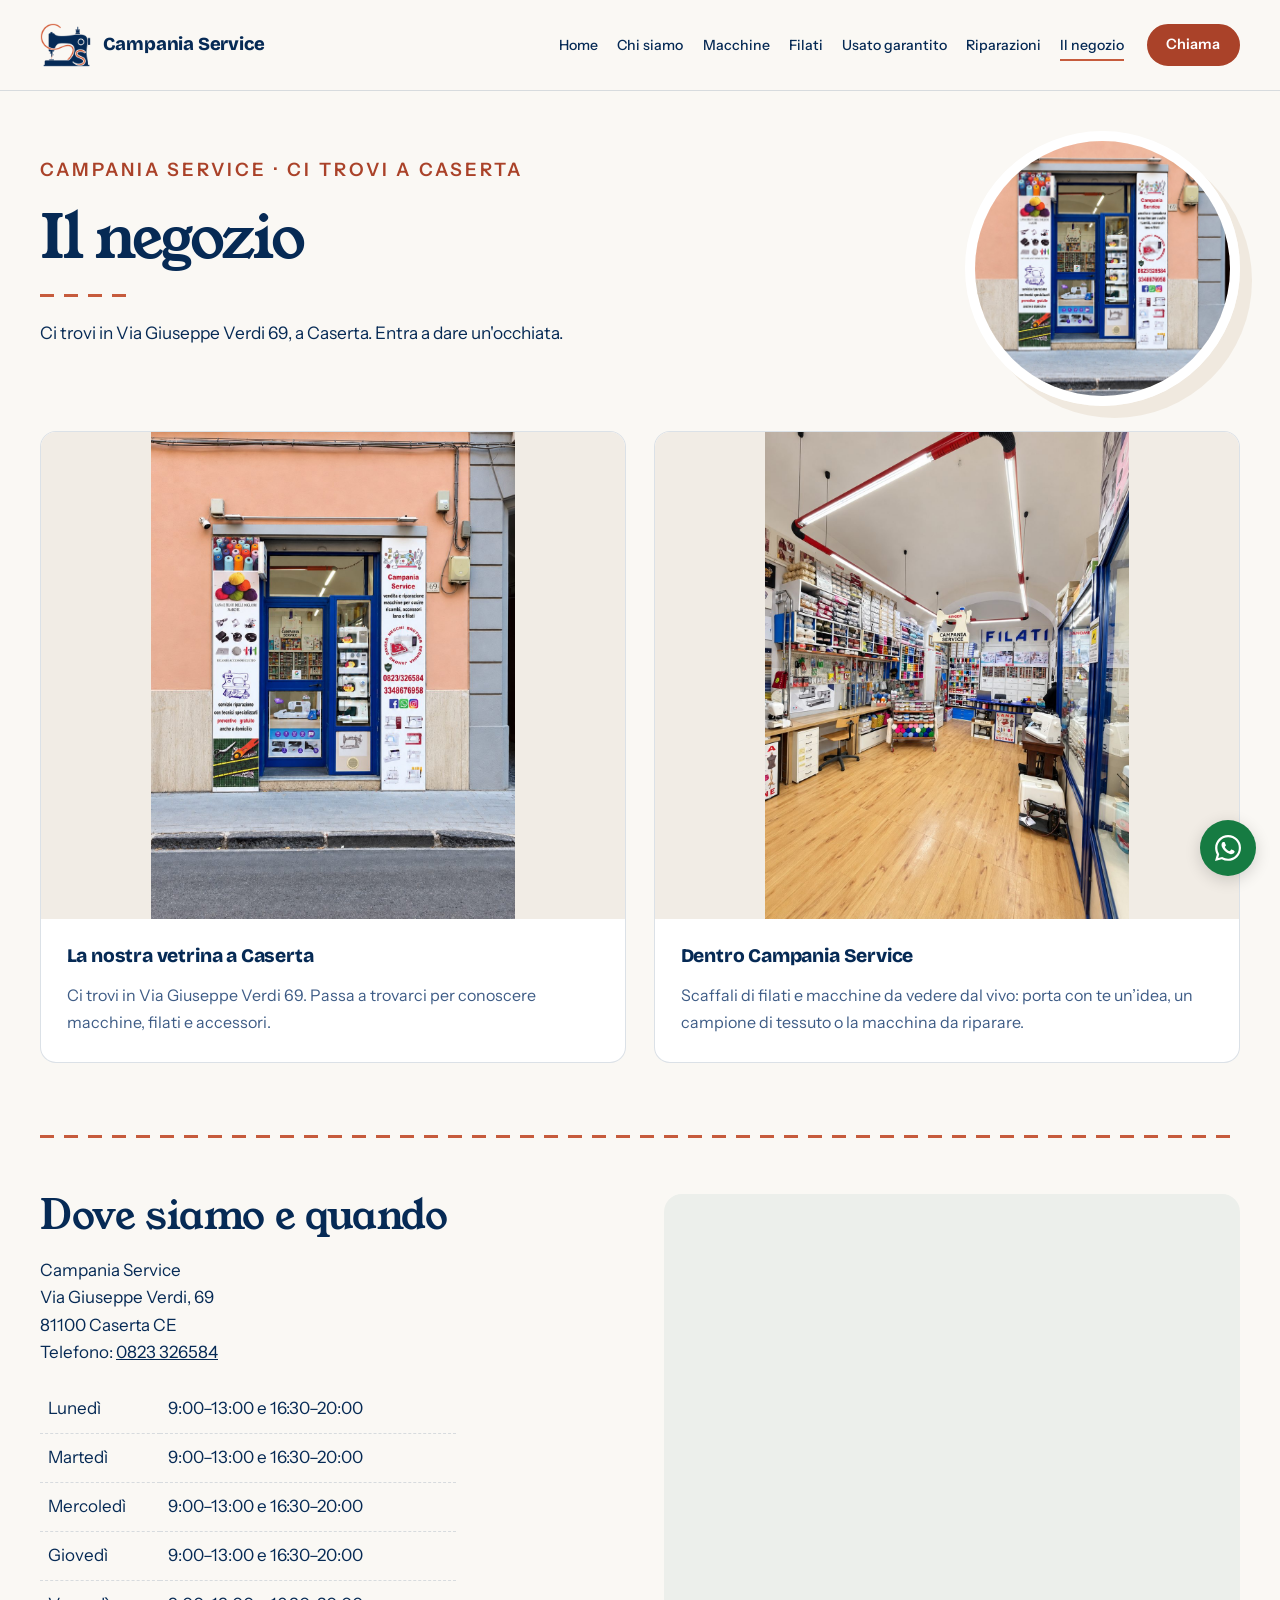
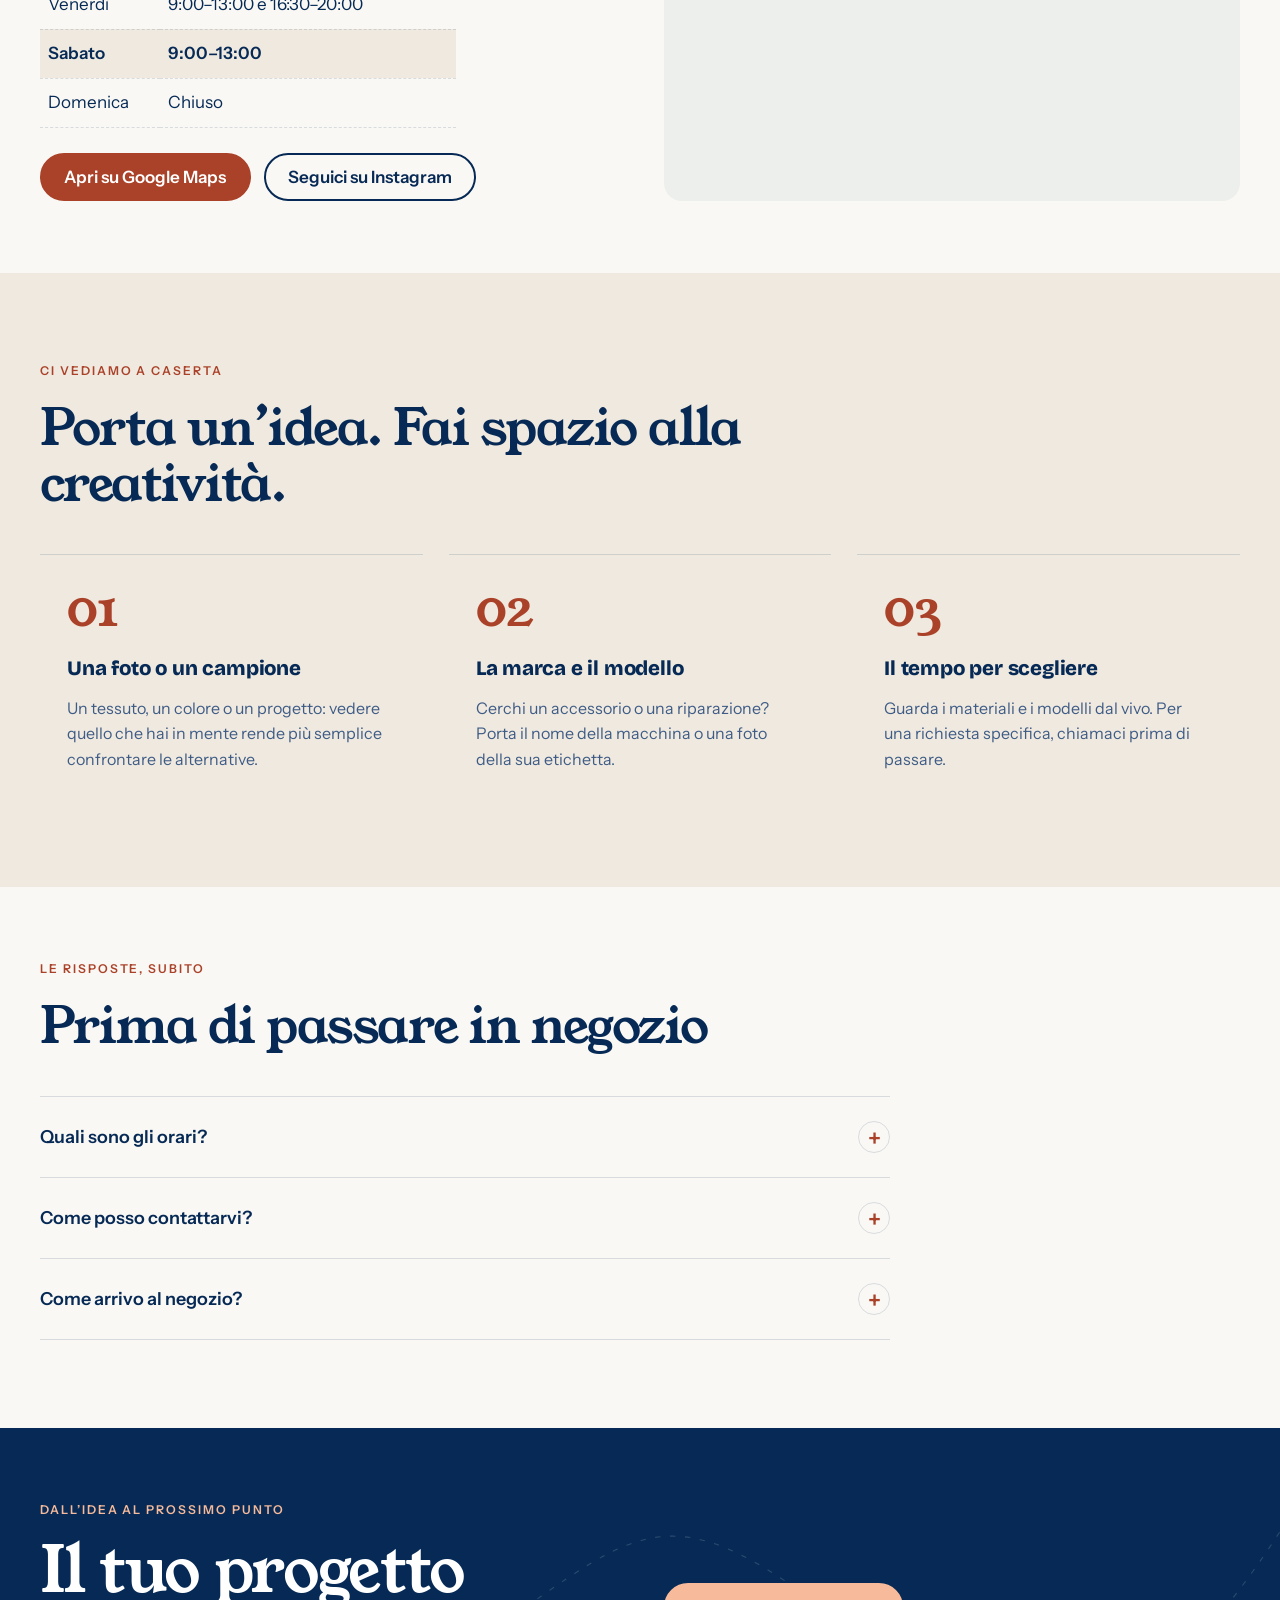
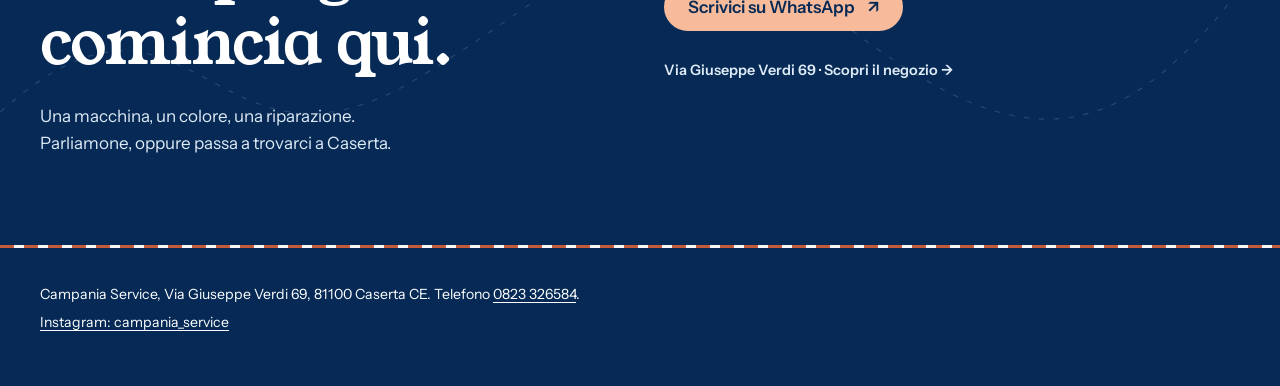
<file: il-negozio.html>
<!DOCTYPE html>

<html lang="it">
<head>
<meta charset="utf-8"/>
<meta content="width=device-width, initial-scale=1" name="viewport"/>
<title>Il negozio, orari e dove siamo | Campania Service Caserta</title>
<meta content="Campania Service, Via Giuseppe Verdi 69, Caserta. Orari di apertura, telefono 0823 326584, mappa e foto del negozio." name="description"/>
<meta content="#062A55" name="theme-color"/>
<link href="images/favicon.png" rel="icon" type="image/png"/>
<link href="images/apple-touch-icon.png" rel="apple-touch-icon"/>
<link href="https://fonts.googleapis.com" rel="preconnect"/>
<link crossorigin="" href="https://fonts.gstatic.com" rel="preconnect"/>
<link href="https://fonts.googleapis.com/css2?family=Bricolage+Grotesque:opsz,wght@12..96,600;12..96,800&amp;family=Caveat:wght@600&amp;family=Instrument+Sans:wght@400;500;600&amp;family=Young+Serif&amp;display=swap" rel="stylesheet"/>

<link href="style.css?v=20261009-whatsapp" rel="stylesheet"/>
<link href="modern.css?v=20261009-1" rel="stylesheet"/>
</head>
<body>
<a class="skip" href="#contenuto">Vai al contenuto</a>
<header>
<div class="wrap bar">
<a class="brand" href="index.html"><img alt="" class="brand-mark" height="120" src="images/logo-simbolo-header.png" width="140"/><span>Campania Service</span></a>
<nav aria-label="Menu principale"><a href="index.html">Home</a>
<a href="index.html#chi-siamo">Chi siamo</a>
<a href="macchine.html">Macchine</a>
<a href="filati.html">Filati</a>
<a href="usato-garantito.html">Usato garantito</a>
<a href="riparazioni.html">Riparazioni</a>
<a aria-current="page" href="il-negozio.html">Il negozio</a>
</nav>
<a class="btn primary" href="tel:+390823326584">Chiama</a>
</div>
<div class="reading-progress" aria-hidden="true"><span></span></div></header>
<main id="contenuto">
<section class="wrap page-title"><div class="page-portrait" aria-hidden="true"><img src="images/facciata.jpg" alt="" width="600" height="600" fetchpriority="high"/></div>
<p class="eyebrow">Campania Service · Ci trovi a Caserta</p><h1>Il negozio</h1>
<div aria-hidden="true" class="stitch draw"></div>
<p>Ci trovi in Via Giuseppe Verdi 69, a Caserta. Entra a dare un'occhiata.</p>
</section>
<section class="wrap gallery-sec">
<div class="gal catalog two">
<article class="product-card"><button aria-label="Ingrandisci la foto: La nostra vetrina a Caserta" class="frame" type="button"><img alt="Facciata del negozio Campania Service in Via Giuseppe Verdi 69, a Caserta" height="1400" loading="lazy" src="images/facciata.jpg" width="1050"/></button><div class="product-copy"><h2>La nostra vetrina a Caserta</h2><p>Ci trovi in Via Giuseppe Verdi 69. Passa a trovarci per conoscere macchine, filati e accessori.</p></div></article>
<article class="product-card"><button aria-label="Ingrandisci la foto: Dentro Campania Service" class="frame" type="button"><img alt="Interno del negozio: scaffali di lana e filati, macchine per cucire in vetrina" height="1400" loading="lazy" src="images/interno-1.jpg" width="1050"/></button><div class="product-copy"><h2>Dentro Campania Service</h2><p>Scaffali di filati e macchine da vedere dal vivo: porta con te un’idea, un campione di tessuto o la macchina da riparare.</p></div></article>
</div>
</section>
<div class="wrap"><div aria-hidden="true" class="stitch rs"></div></div>
<section class="wrap contact">
<div class="fx">
<h2 class="fx">Dove siamo e quando</h2>
<address>
        Campania Service<br/>
        Via Giuseppe Verdi, 69<br/>
        81100 Caserta CE<br/>
        Telefono: <a href="tel:+390823326584">0823 326584</a>
</address>
<table class="hours">
<caption class="sr">Orari di apertura</caption>
<tbody>
<tr data-day="1"><th scope="row">Lunedì</th><td>9:00–13:00 e 16:30–20:00</td></tr>
<tr data-day="2"><th scope="row">Martedì</th><td>9:00–13:00 e 16:30–20:00</td></tr>
<tr data-day="3"><th scope="row">Mercoledì</th><td>9:00–13:00 e 16:30–20:00</td></tr>
<tr data-day="4"><th scope="row">Giovedì</th><td>9:00–13:00 e 16:30–20:00</td></tr>
<tr data-day="5"><th scope="row">Venerdì</th><td>9:00–13:00 e 16:30–20:00</td></tr>
<tr data-day="6"><th scope="row">Sabato</th><td>9:00–13:00</td></tr>
<tr data-day="0"><th scope="row">Domenica</th><td>Chiuso</td></tr>
</tbody>
</table>
<div class="btns">
<a class="btn primary" href="https://www.google.com/maps/search/?api=1&amp;query=Campania%20Service%20Via%20Giuseppe%20Verdi%2069%2081100%20Caserta%20CE" rel="noopener" target="_blank">Apri su Google Maps</a>
<a class="btn" href="https://instagram.com/campania_service" rel="noopener" target="_blank">Seguici su Instagram</a>
</div>
</div>
<iframe class="map rv" loading="lazy" referrerpolicy="no-referrer-when-downgrade" src="https://www.google.com/maps?q=Via+Giuseppe+Verdi+69,+81100+Caserta+CE&amp;output=embed" title="Mappa: Campania Service, Via Giuseppe Verdi 69, Caserta"></iframe>
</section>
<section class="modern-section soft-section"><div class="wrap"><div class="section-heading reveal"><p class="eyebrow">Ci vediamo a Caserta</p><h2>Porta un’idea. Fai spazio alla creatività.</h2></div><div class="journey"><article class="journey-card reveal"><span class="step-number">01</span><h3>Una foto o un campione</h3><p>Un tessuto, un colore o un progetto: vedere quello che hai in mente rende più semplice confrontare le alternative.</p></article><article class="journey-card reveal"><span class="step-number">02</span><h3>La marca e il modello</h3><p>Cerchi un accessorio o una riparazione? Porta il nome della macchina o una foto della sua etichetta.</p></article><article class="journey-card reveal"><span class="step-number">03</span><h3>Il tempo per scegliere</h3><p>Guarda i materiali e i modelli dal vivo. Per una richiesta specifica, chiamaci prima di passare.</p></article></div></div></section><section class="modern-section faq-section"><div class="wrap"><div class="section-heading reveal"><p class="eyebrow">Le risposte, subito</p><h2>Prima di passare in negozio</h2></div><div class="faq-list"><details class="reveal"><summary>Quali sono gli orari?<span aria-hidden="true">+</span></summary><p>Dal lunedì al venerdì: 9:00–13:00 e 16:30–20:00. Sabato: 9:00–13:00. Domenica: chiuso. Per festività o variazioni, chiamaci prima di passare.</p></details><details class="reveal"><summary>Come posso contattarvi?<span aria-hidden="true">+</span></summary><p>Telefono: 0823 326584. WhatsApp: +39 334 867 6958. Puoi anche seguirci su Instagram: campania_service.</p></details><details class="reveal"><summary>Come arrivo al negozio?<span aria-hidden="true">+</span></summary><p>L’indirizzo è Via Giuseppe Verdi 69, Caserta. Usa il pulsante “Apri su Google Maps” per le indicazioni dal tuo punto di partenza.</p></details></div></div></section><section class="project-cta"><div class="wrap"><div class="reveal"><p class="eyebrow">Dall’idea al prossimo punto</p><h2>Il tuo progetto<br>comincia qui.</h2><p>Una macchina, un colore, una riparazione.<br>Parliamone, oppure passa a trovarci a Caserta.</p></div><div class="cta-actions reveal"><a class="btn primary" href="https://wa.me/393348676958" target="_blank" rel="noopener noreferrer">Scrivici su WhatsApp <span aria-hidden="true">↗</span></a><a class="text-link" href="il-negozio.html">Via Giuseppe Verdi 69 · Scopri il negozio <span aria-hidden="true">→</span></a></div></div><svg class="cta-thread" viewBox="0 0 1200 380" fill="none" aria-hidden="true"><path d="M-20 280C180 80 190 350 390 230S600 30 780 170 1060 320 1220 60"/></svg></section></main>
<dialog aria-label="Foto ingrandita" id="lightbox">
<button class="x" type="button">Chiudi</button>
<img alt=""/>
</dialog>
<div aria-hidden="true" class="stitch"></div>
<footer>
<div class="wrap">
<p>Campania Service, Via Giuseppe Verdi 69, 81100 Caserta CE. Telefono <a href="tel:+390823326584">0823 326584</a>.</p>
<p><a href="https://instagram.com/campania_service" rel="noopener" target="_blank">Instagram: campania_service</a></p>
</div>
</footer>
<script src="script.js?v=20261009-2"></script>

<a class="whatsapp-float" href="https://wa.me/393348676958" target="_blank" rel="noopener noreferrer" aria-label="Scrivici su WhatsApp al +39 334 867 6958" title="Scrivici su WhatsApp">
  <svg xmlns="http://www.w3.org/2000/svg" width="26" height="26" viewBox="0 0 24 24" aria-hidden="true" focusable="false">
    <path fill="currentColor" d="M20.52 3.48A11.88 11.88 0 0 0 12.04 0C5.46 0 .11 5.35.11 11.93c0 2.1.55 4.16 1.6 5.98L0 24l6.25-1.64a11.9 11.9 0 0 0 5.79 1.48h.01c6.58 0 11.94-5.35 11.94-11.93a11.85 11.85 0 0 0-3.47-8.43ZM12.04 21.82a9.9 9.9 0 0 1-5.04-1.38l-.36-.21-3.71.97.99-3.62-.24-.37a9.89 9.89 0 0 1-1.51-5.28c0-5.46 4.44-9.9 9.91-9.9a9.83 9.83 0 0 1 7 2.9 9.83 9.83 0 0 1 2.9 7c0 5.46-4.45 9.89-9.94 9.89Zm5.44-7.41c-.3-.15-1.76-.87-2.03-.97-.27-.1-.47-.15-.67.15-.2.3-.77.97-.94 1.17-.17.2-.35.22-.65.07-.3-.15-1.26-.46-2.4-1.48-.89-.79-1.48-1.76-1.66-2.06-.17-.3-.02-.46.13-.61.13-.13.3-.35.45-.52.15-.17.2-.3.3-.5.1-.2.05-.37-.02-.52-.08-.15-.67-1.61-.92-2.21-.24-.58-.49-.5-.67-.51h-.57c-.2 0-.52.07-.79.37-.27.3-1.04 1.02-1.04 2.49s1.07 2.89 1.21 3.09c.15.2 2.1 3.2 5.08 4.49.71.3 1.26.49 1.69.62.71.23 1.35.2 1.86.12.57-.08 1.76-.72 2.01-1.41.25-.7.25-1.29.17-1.41-.07-.13-.27-.2-.57-.35Z"/>
  </svg>
</a>
<script src="modern.js?v=20261009-1" defer></script>
</body>
</html>
</file>
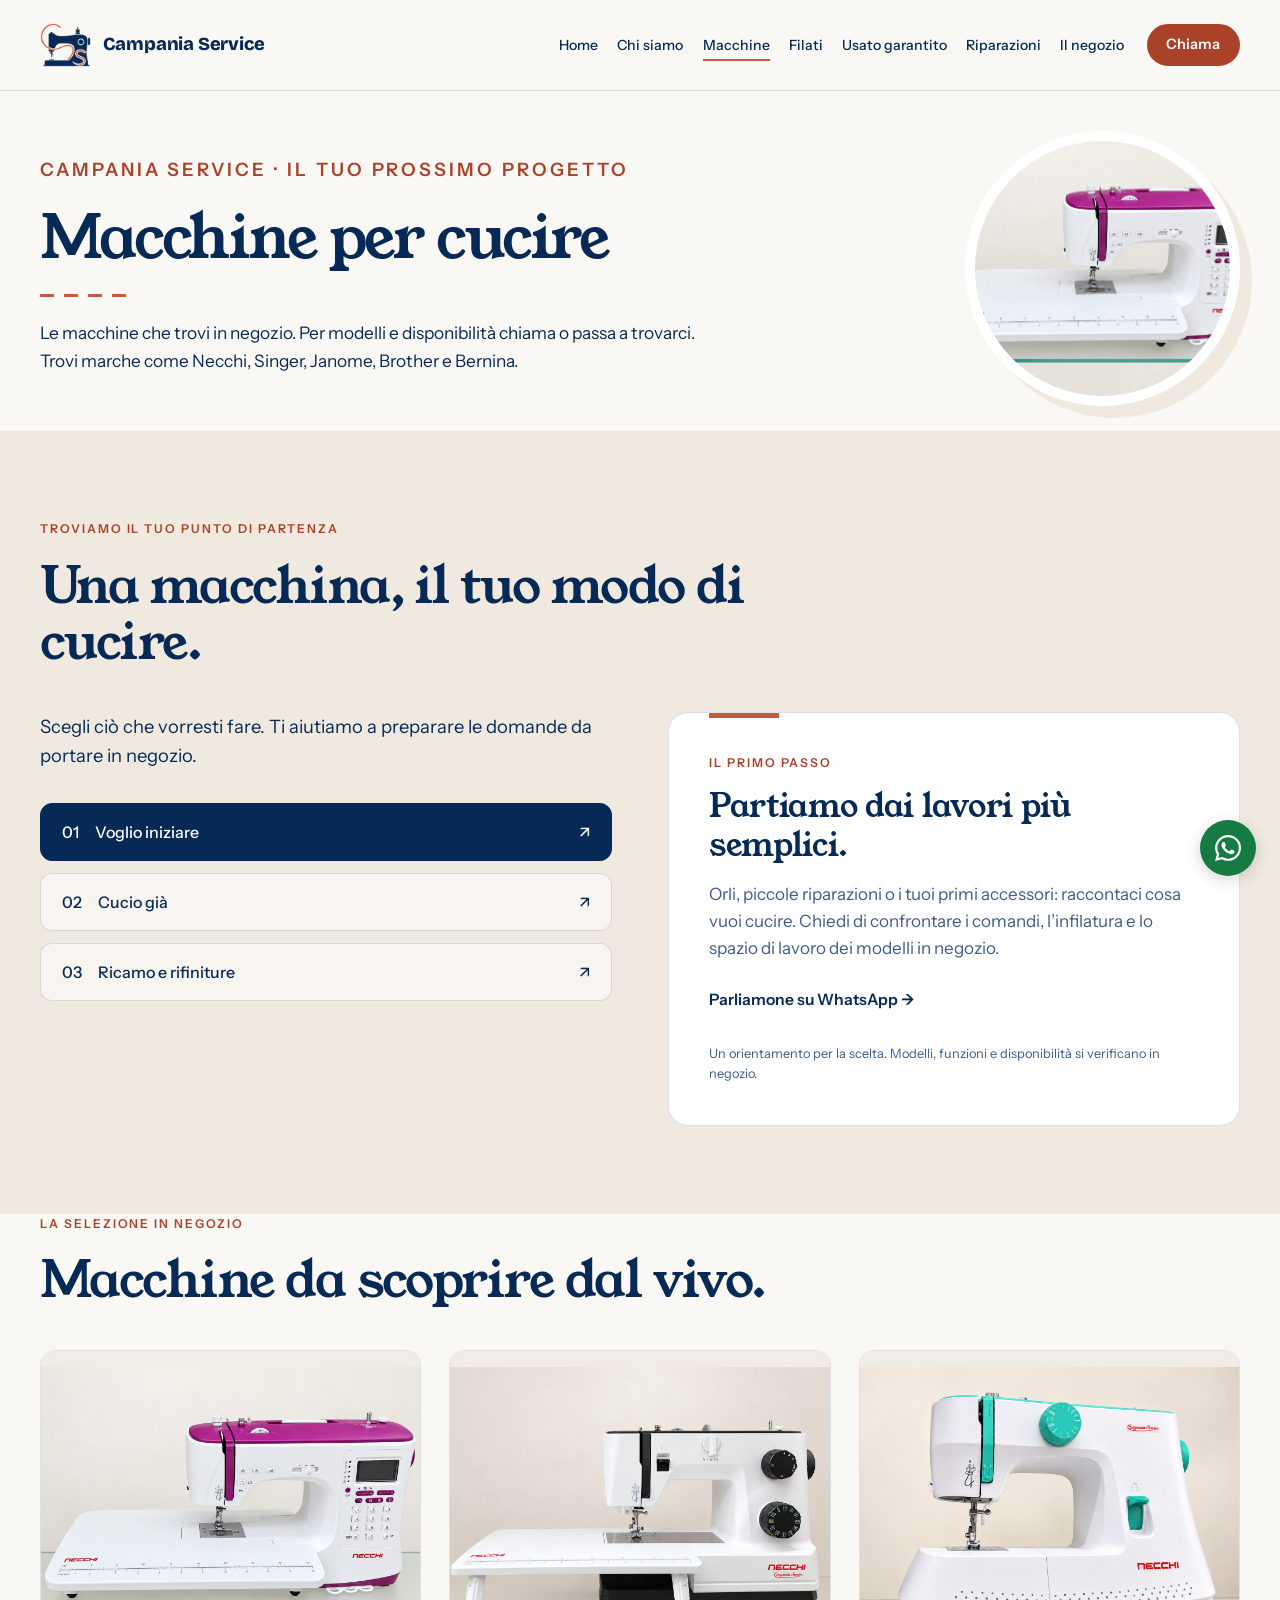
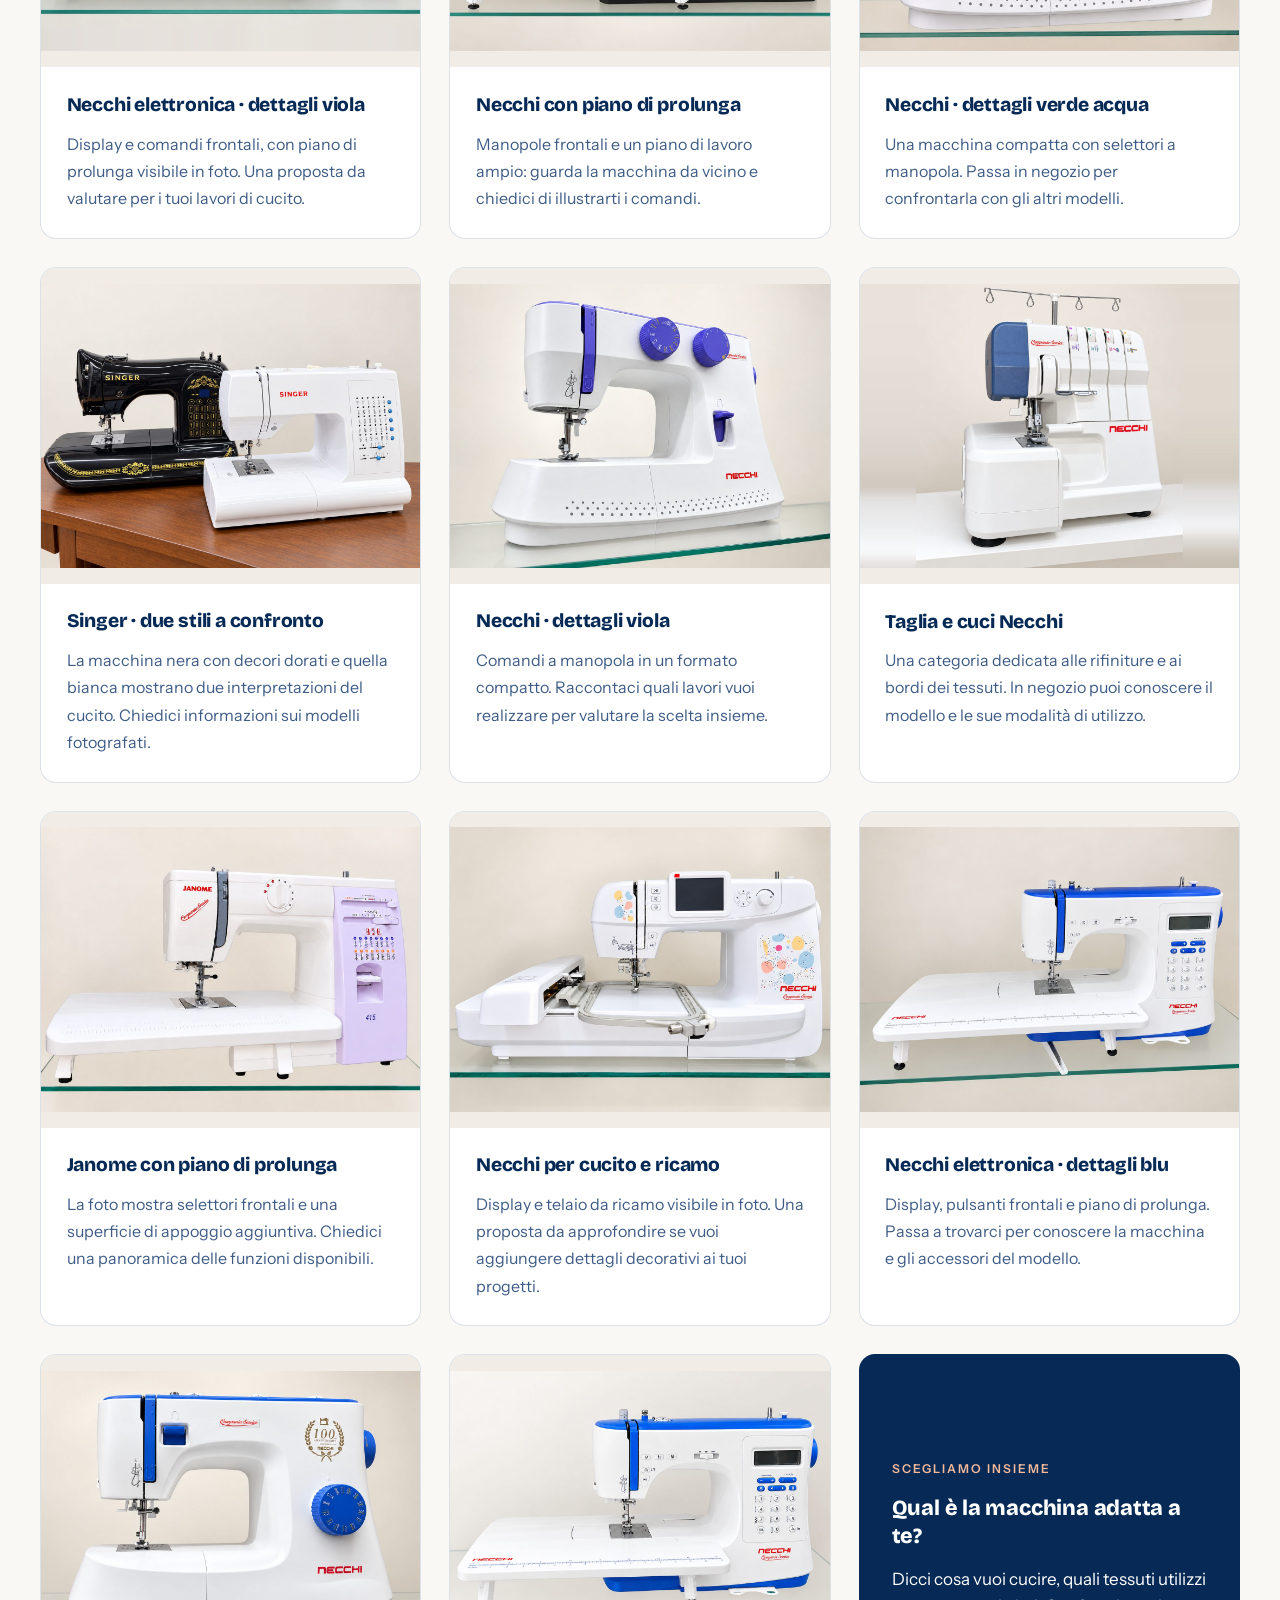
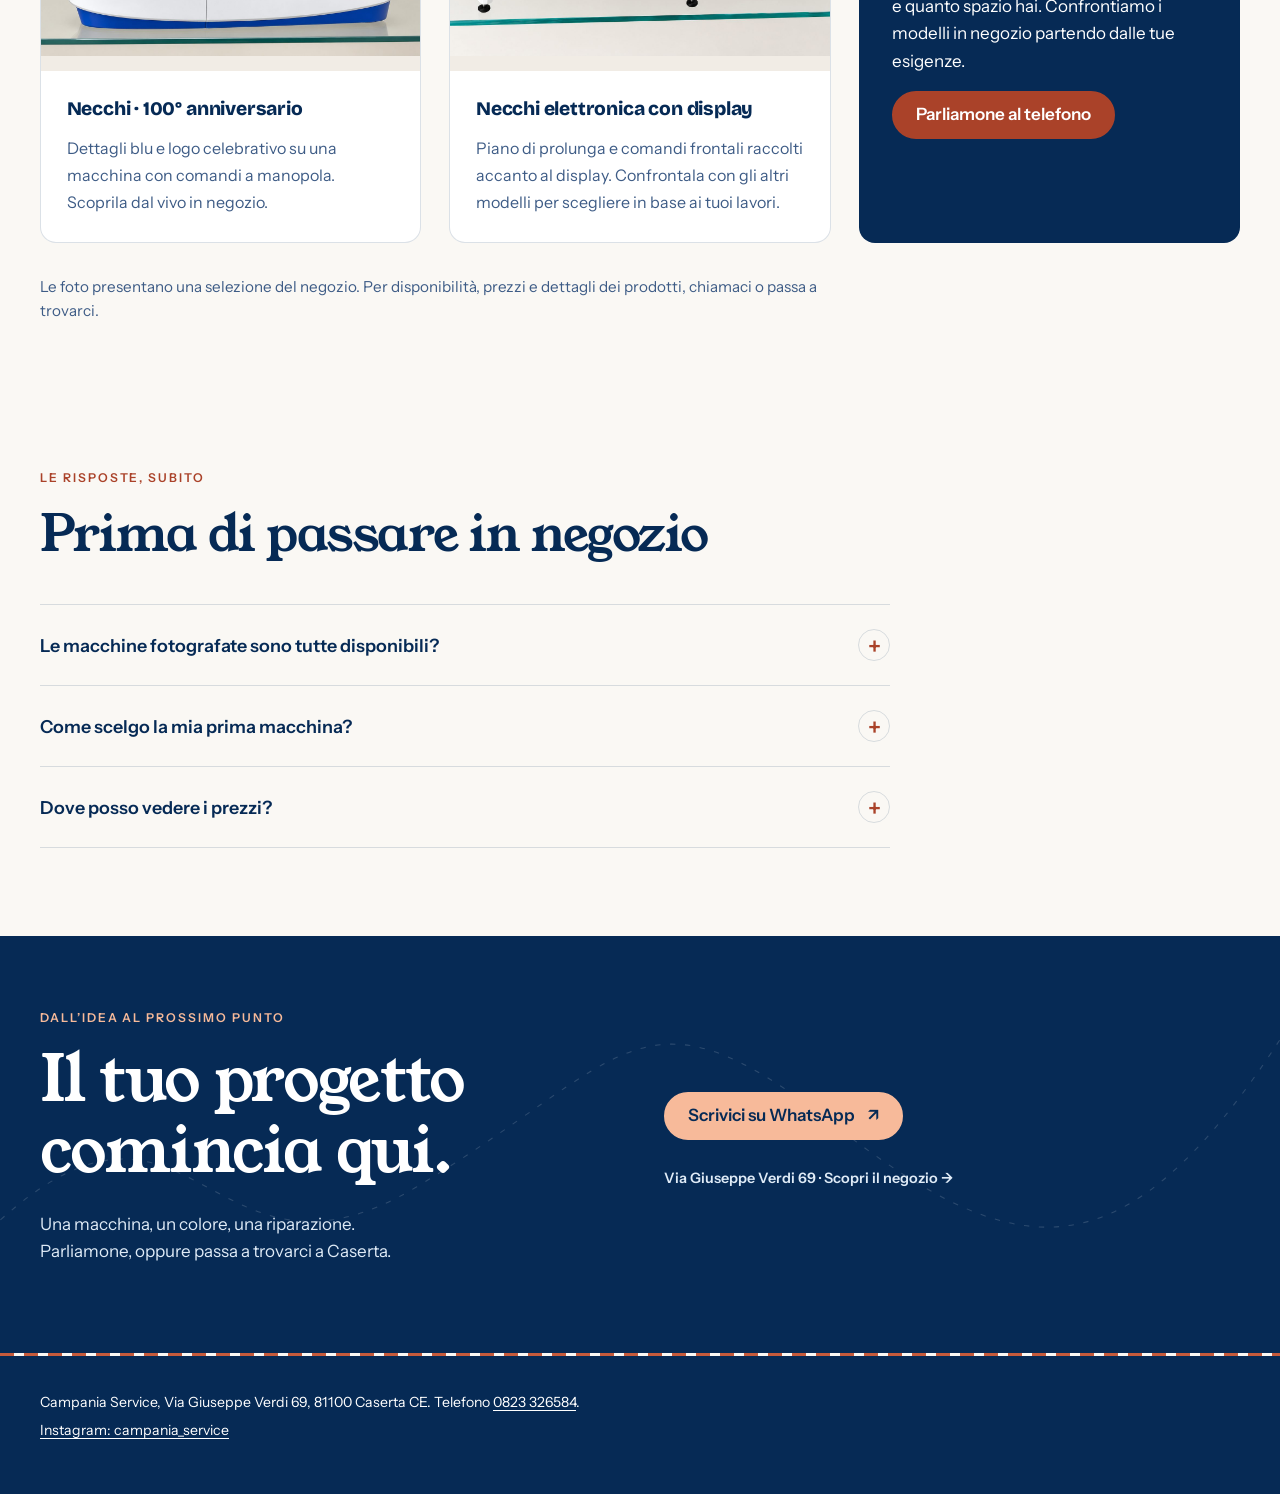
<file: macchine.html>
<!DOCTYPE html>

<html lang="it">
<head>
<meta charset="utf-8"/>
<meta content="width=device-width, initial-scale=1" name="viewport"/>
<title>Macchine per cucire | Campania Service Caserta</title>
<meta content="Le macchine per cucire in vendita da Campania Service a Caserta, in Via Giuseppe Verdi 69. Per modelli e disponibilità chiama lo 0823 326584." name="description"/>
<meta content="#062A55" name="theme-color"/>
<link href="images/favicon.png" rel="icon" type="image/png"/>
<link href="images/apple-touch-icon.png" rel="apple-touch-icon"/>
<link href="https://fonts.googleapis.com" rel="preconnect"/>
<link crossorigin="" href="https://fonts.gstatic.com" rel="preconnect"/>
<link href="https://fonts.googleapis.com/css2?family=Bricolage+Grotesque:opsz,wght@12..96,600;12..96,800&amp;family=Caveat:wght@600&amp;family=Instrument+Sans:wght@400;500;600&amp;family=Young+Serif&amp;display=swap" rel="stylesheet"/>

<link href="style.css?v=20261009-whatsapp" rel="stylesheet"/>
<link href="modern.css?v=20261009-1" rel="stylesheet"/>
</head>
<body>
<a class="skip" href="#contenuto">Vai al contenuto</a>
<header>
<div class="wrap bar">
<a class="brand" href="index.html"><img alt="" class="brand-mark" height="120" src="images/logo-simbolo-header.png" width="140"/><span>Campania Service</span></a>
<nav aria-label="Menu principale"><a href="index.html">Home</a>
<a href="index.html#chi-siamo">Chi siamo</a>
<a aria-current="page" href="macchine.html">Macchine</a>
<a href="filati.html">Filati</a>
<a href="usato-garantito.html">Usato garantito</a>
<a href="riparazioni.html">Riparazioni</a>
<a href="il-negozio.html">Il negozio</a>
</nav>
<a class="btn primary" href="tel:+390823326584">Chiama</a>
</div>
<div class="reading-progress" aria-hidden="true"><span></span></div></header>
<main id="contenuto">
<section class="wrap page-title"><div class="page-portrait" aria-hidden="true"><img src="images/macchine-1.jpg" alt="" width="600" height="600" fetchpriority="high"/></div>
<p class="eyebrow">Campania Service · Il tuo prossimo progetto</p><h1>Macchine per cucire</h1>
<div aria-hidden="true" class="stitch draw"></div>
<p>Le macchine che trovi in negozio. Per modelli e disponibilità chiama o passa a trovarci. Trovi marche come Necchi, Singer, Janome, Brother e Bernina.</p>
</section>
<section class="modern-section soft-section"><div class="wrap"><div class="section-heading reveal"><p class="eyebrow">Troviamo il tuo punto di partenza</p><h2>Una macchina, il tuo modo di cucire.</h2></div><div class="choice-layout"><div><p class="section-intro">Scegli ciò che vorresti fare. Ti aiutiamo a preparare le domande da portare in negozio.</p><div class="choice-buttons" role="group" aria-label="Il tuo progetto di cucito"><button type="button" class="choice-button" data-choice="iniziare" aria-pressed="true">01 <span>Voglio iniziare</span><span aria-hidden="true">↗</span></button><button type="button" class="choice-button" data-choice="creare" aria-pressed="false">02 <span>Cucio già</span><span aria-hidden="true">↗</span></button><button type="button" class="choice-button" data-choice="ricamare" aria-pressed="false">03 <span>Ricamo e rifiniture</span><span aria-hidden="true">↗</span></button></div></div><div class="choice-result reveal" aria-live="polite" aria-atomic="true"><p class="eyebrow" id="choice-kicker">Il primo passo</p><h3 id="choice-title">Partiamo dai lavori più semplici.</h3><p id="choice-text">Orli, piccole riparazioni o i tuoi primi accessori: raccontaci cosa vuoi cucire. Chiedi di confrontare i comandi, l’infilatura e lo spazio di lavoro dei modelli in negozio.</p><a class="text-link" id="choice-contact" href="https://wa.me/393348676958?text=Ciao%2C%20vorrei%20informazioni%20su%20una%20macchina%20per%20iniziare%20a%20cucire." target="_blank" rel="noopener noreferrer">Parliamone su WhatsApp →</a><p class="small-note">Un orientamento per la scelta. Modelli, funzioni e disponibilità si verificano in negozio.</p></div></div></div></section><section class="wrap gallery-sec catalog-with-heading"><div class="section-heading reveal"><p class="eyebrow">La selezione in negozio</p><h2>Macchine da scoprire dal vivo.</h2></div>
<div class="gal catalog">
<article class="product-card"><button aria-label="Ingrandisci la foto: Necchi elettronica · dettagli viola" class="frame" type="button"><img alt="Macchina per cucire Necchi viola con piano di prolunga" height="1050" loading="lazy" src="images/macchine-1.jpg" width="1400"/></button><div class="product-copy"><h2>Necchi elettronica · dettagli viola</h2><p>Display e comandi frontali, con piano di prolunga visibile in foto. Una proposta da valutare per i tuoi lavori di cucito.</p></div></article>
<article class="product-card"><button aria-label="Ingrandisci la foto: Necchi con piano di prolunga" class="frame" type="button"><img alt="Macchina per cucire Necchi bianca con prolunga e manopole nere" height="1050" loading="lazy" src="images/macchine-2.jpg" width="1400"/></button><div class="product-copy"><h2>Necchi con piano di prolunga</h2><p>Manopole frontali e un piano di lavoro ampio: guarda la macchina da vicino e chiedici di illustrarti i comandi.</p></div></article>
<article class="product-card"><button aria-label="Ingrandisci la foto: Necchi · dettagli verde acqua" class="frame" type="button"><img alt="Macchina per cucire Necchi bianca con dettagli verde acqua" height="1050" loading="lazy" src="images/macchine-3.jpg" width="1400"/></button><div class="product-copy"><h2>Necchi · dettagli verde acqua</h2><p>Una macchina compatta con selettori a manopola. Passa in negozio per confrontarla con gli altri modelli.</p></div></article>
<article class="product-card"><button aria-label="Ingrandisci la foto: Singer · due stili a confronto" class="frame" type="button"><img alt="Due macchine per cucire Singer, una nera con decori dorati e una bianca" height="1050" loading="lazy" src="images/macchine-4.jpg" width="1400"/></button><div class="product-copy"><h2>Singer · due stili a confronto</h2><p>La macchina nera con decori dorati e quella bianca mostrano due interpretazioni del cucito. Chiedici informazioni sui modelli fotografati.</p></div></article>
<article class="product-card"><button aria-label="Ingrandisci la foto: Necchi · dettagli viola" class="frame" type="button"><img alt="Macchina per cucire Necchi bianca con dettagli viola" height="1050" loading="lazy" src="images/macchine-5.jpg" width="1400"/></button><div class="product-copy"><h2>Necchi · dettagli viola</h2><p>Comandi a manopola in un formato compatto. Raccontaci quali lavori vuoi realizzare per valutare la scelta insieme.</p></div></article>
<article class="product-card"><button aria-label="Ingrandisci la foto: Taglia e cuci Necchi" class="frame" type="button"><img alt="Macchina taglia e cuci Necchi" height="1050" loading="lazy" src="images/macchine-6.jpg" width="1400"/></button><div class="product-copy"><h2>Taglia e cuci Necchi</h2><p>Una categoria dedicata alle rifiniture e ai bordi dei tessuti. In negozio puoi conoscere il modello e le sue modalità di utilizzo.</p></div></article>
<article class="product-card"><button aria-label="Ingrandisci la foto: Janome con piano di prolunga" class="frame" type="button"><img alt="Macchina per cucire Janome 415 con piano di prolunga" height="1050" loading="lazy" src="images/macchine-7.jpg" width="1400"/></button><div class="product-copy"><h2>Janome con piano di prolunga</h2><p>La foto mostra selettori frontali e una superficie di appoggio aggiuntiva. Chiedici una panoramica delle funzioni disponibili.</p></div></article>
<article class="product-card"><button aria-label="Ingrandisci la foto: Necchi per cucito e ricamo" class="frame" type="button"><img alt="Macchina per cucire e ricamare Necchi con telaio da ricamo" height="1050" loading="lazy" src="images/macchine-8.jpg" width="1400"/></button><div class="product-copy"><h2>Necchi per cucito e ricamo</h2><p>Display e telaio da ricamo visibile in foto. Una proposta da approfondire se vuoi aggiungere dettagli decorativi ai tuoi progetti.</p></div></article>
<article class="product-card"><button aria-label="Ingrandisci la foto: Necchi elettronica · dettagli blu" class="frame" type="button"><img alt="Macchina per cucire elettronica Necchi blu con prolunga" height="1050" loading="lazy" src="images/macchine-9.jpg" width="1400"/></button><div class="product-copy"><h2>Necchi elettronica · dettagli blu</h2><p>Display, pulsanti frontali e piano di prolunga. Passa a trovarci per conoscere la macchina e gli accessori del modello.</p></div></article>
<article class="product-card"><button aria-label="Ingrandisci la foto: Necchi · 100° anniversario" class="frame" type="button"><img alt="Macchina per cucire Necchi blu, edizione 100 anniversario" height="1050" loading="lazy" src="images/macchine-10.jpg" width="1400"/></button><div class="product-copy"><h2>Necchi · 100° anniversario</h2><p>Dettagli blu e logo celebrativo su una macchina con comandi a manopola. Scoprila dal vivo in negozio.</p></div></article>
<article class="product-card"><button aria-label="Ingrandisci la foto: Necchi elettronica con display" class="frame" type="button"><img alt="Macchina per cucire elettronica Necchi blu con display e prolunga" height="1050" loading="lazy" src="images/macchine-11.jpg" width="1400"/></button><div class="product-copy"><h2>Necchi elettronica con display</h2><p>Piano di prolunga e comandi frontali raccolti accanto al display. Confrontala con gli altri modelli per scegliere in base ai tuoi lavori.</p></div></article>
<article class="product-card advice-card"><p class="eyebrow">Scegliamo insieme</p><h2>Qual è la macchina adatta a te?</h2><p>Dicci cosa vuoi cucire, quali tessuti utilizzi e quanto spazio hai. Confrontiamo i modelli in negozio partendo dalle tue esigenze.</p><a class="btn primary" href="tel:+390823326584">Parliamone al telefono</a></article></div><p class="catalog-note">Le foto presentano una selezione del negozio. Per disponibilità, prezzi e dettagli dei prodotti, chiamaci o passa a trovarci.</p>
</section>

<section class="modern-section faq-section"><div class="wrap"><div class="section-heading reveal"><p class="eyebrow">Le risposte, subito</p><h2>Prima di passare in negozio</h2></div><div class="faq-list"><details class="reveal"><summary>Le macchine fotografate sono tutte disponibili?<span aria-hidden="true">+</span></summary><p>Le foto mostrano una selezione del negozio. Chiamaci per verificare disponibilità, prezzo e dettagli del modello che ti interessa.</p></details><details class="reveal"><summary>Come scelgo la mia prima macchina?<span aria-hidden="true">+</span></summary><p>Raccontaci cosa vuoi cucire, su quali tessuti e quanto spazio hai. Sono informazioni utili per confrontare i modelli in negozio.</p></details><details class="reveal"><summary>Dove posso vedere i prezzi?<span aria-hidden="true">+</span></summary><p>Per i prezzi aggiornati e gli accessori inclusi nel singolo modello, chiamaci o passa in negozio.</p></details></div></div></section><section class="project-cta"><div class="wrap"><div class="reveal"><p class="eyebrow">Dall’idea al prossimo punto</p><h2>Il tuo progetto<br>comincia qui.</h2><p>Una macchina, un colore, una riparazione.<br>Parliamone, oppure passa a trovarci a Caserta.</p></div><div class="cta-actions reveal"><a class="btn primary" href="https://wa.me/393348676958" target="_blank" rel="noopener noreferrer">Scrivici su WhatsApp <span aria-hidden="true">↗</span></a><a class="text-link" href="il-negozio.html">Via Giuseppe Verdi 69 · Scopri il negozio <span aria-hidden="true">→</span></a></div></div><svg class="cta-thread" viewBox="0 0 1200 380" fill="none" aria-hidden="true"><path d="M-20 280C180 80 190 350 390 230S600 30 780 170 1060 320 1220 60"/></svg></section></main>
<dialog aria-label="Foto ingrandita" id="lightbox">
<button class="x" type="button">Chiudi</button>
<img alt=""/>
</dialog>
<div aria-hidden="true" class="stitch"></div>
<footer>
<div class="wrap">
<p>Campania Service, Via Giuseppe Verdi 69, 81100 Caserta CE. Telefono <a href="tel:+390823326584">0823 326584</a>.</p>
<p><a href="https://instagram.com/campania_service" rel="noopener" target="_blank">Instagram: campania_service</a></p>
</div>
</footer>
<script src="script.js?v=20261009-2"></script>

<a class="whatsapp-float" href="https://wa.me/393348676958" target="_blank" rel="noopener noreferrer" aria-label="Scrivici su WhatsApp al +39 334 867 6958" title="Scrivici su WhatsApp">
  <svg xmlns="http://www.w3.org/2000/svg" width="26" height="26" viewBox="0 0 24 24" aria-hidden="true" focusable="false">
    <path fill="currentColor" d="M20.52 3.48A11.88 11.88 0 0 0 12.04 0C5.46 0 .11 5.35.11 11.93c0 2.1.55 4.16 1.6 5.98L0 24l6.25-1.64a11.9 11.9 0 0 0 5.79 1.48h.01c6.58 0 11.94-5.35 11.94-11.93a11.85 11.85 0 0 0-3.47-8.43ZM12.04 21.82a9.9 9.9 0 0 1-5.04-1.38l-.36-.21-3.71.97.99-3.62-.24-.37a9.89 9.89 0 0 1-1.51-5.28c0-5.46 4.44-9.9 9.91-9.9a9.83 9.83 0 0 1 7 2.9 9.83 9.83 0 0 1 2.9 7c0 5.46-4.45 9.89-9.94 9.89Zm5.44-7.41c-.3-.15-1.76-.87-2.03-.97-.27-.1-.47-.15-.67.15-.2.3-.77.97-.94 1.17-.17.2-.35.22-.65.07-.3-.15-1.26-.46-2.4-1.48-.89-.79-1.48-1.76-1.66-2.06-.17-.3-.02-.46.13-.61.13-.13.3-.35.45-.52.15-.17.2-.3.3-.5.1-.2.05-.37-.02-.52-.08-.15-.67-1.61-.92-2.21-.24-.58-.49-.5-.67-.51h-.57c-.2 0-.52.07-.79.37-.27.3-1.04 1.02-1.04 2.49s1.07 2.89 1.21 3.09c.15.2 2.1 3.2 5.08 4.49.71.3 1.26.49 1.69.62.71.23 1.35.2 1.86.12.57-.08 1.76-.72 2.01-1.41.25-.7.25-1.29.17-1.41-.07-.13-.27-.2-.57-.35Z"/>
  </svg>
</a>
<script src="modern.js?v=20261009-1" defer></script>
</body>
</html>
</file>
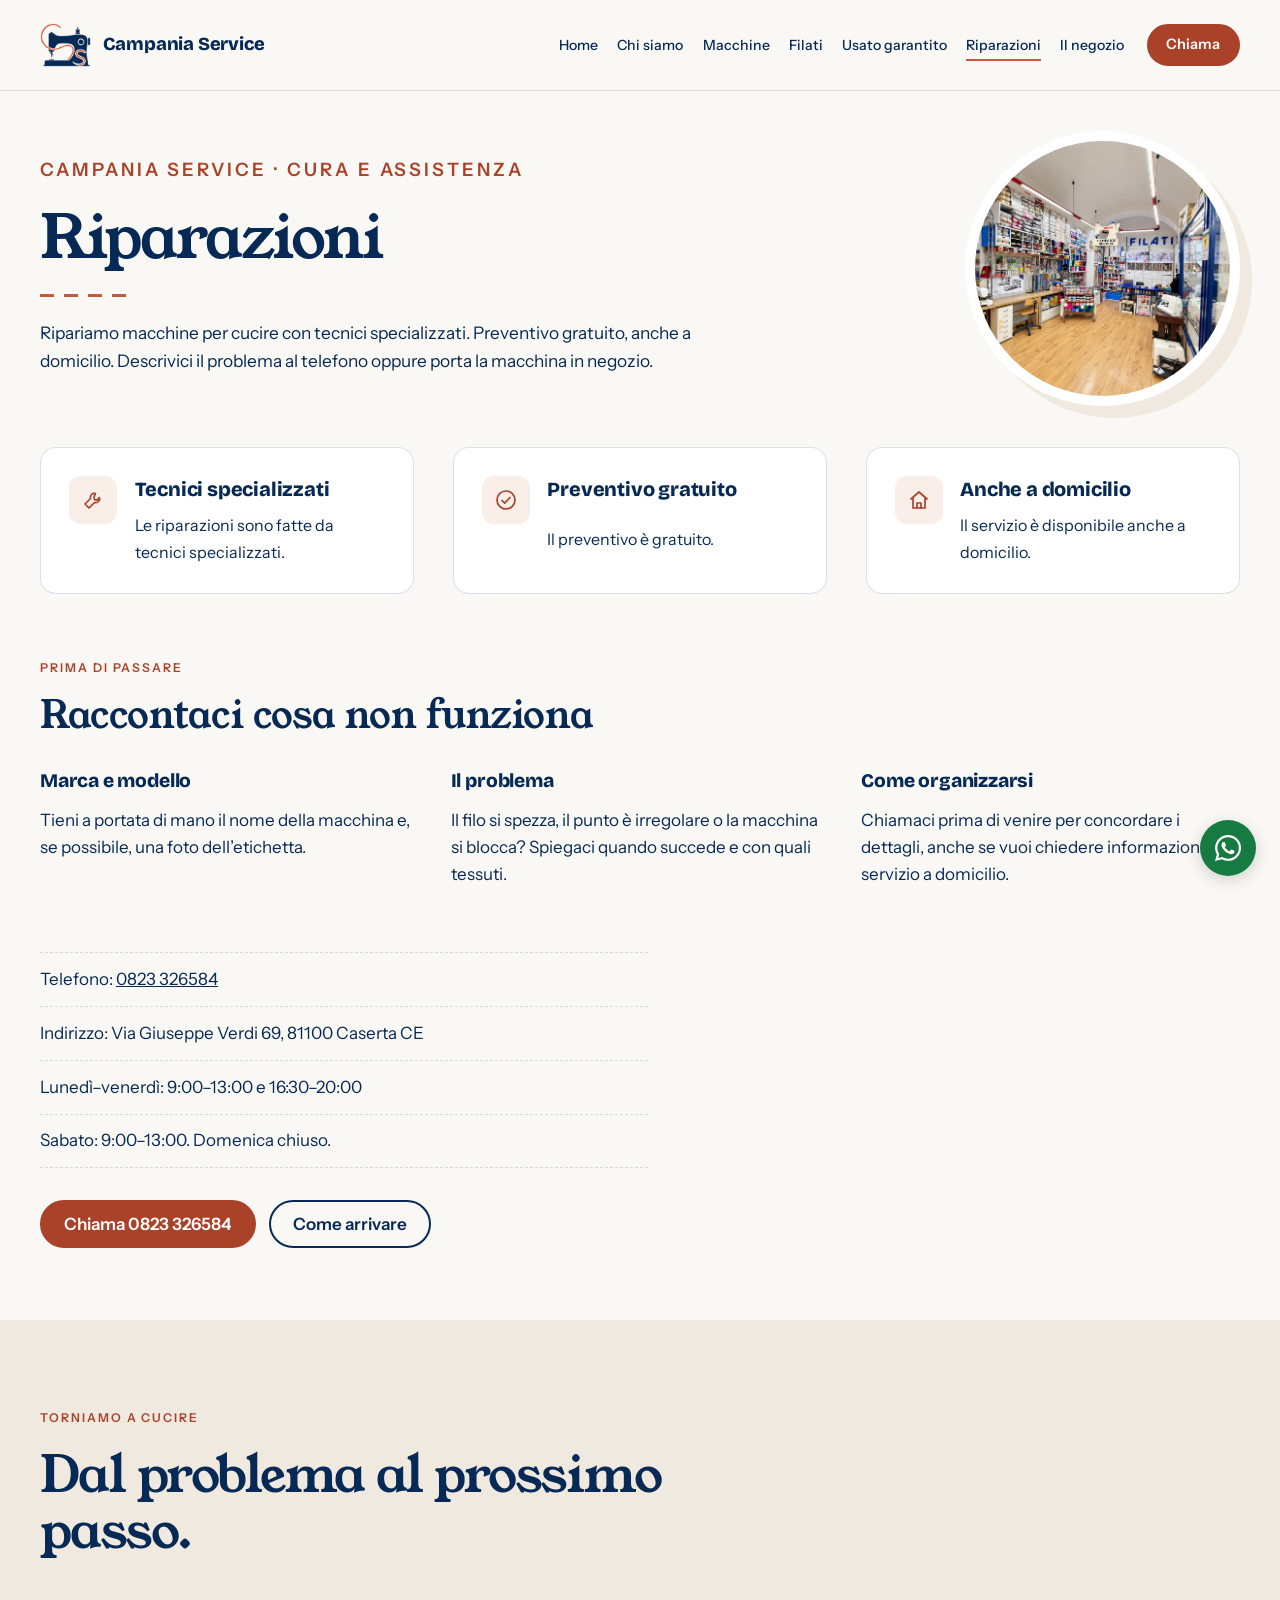
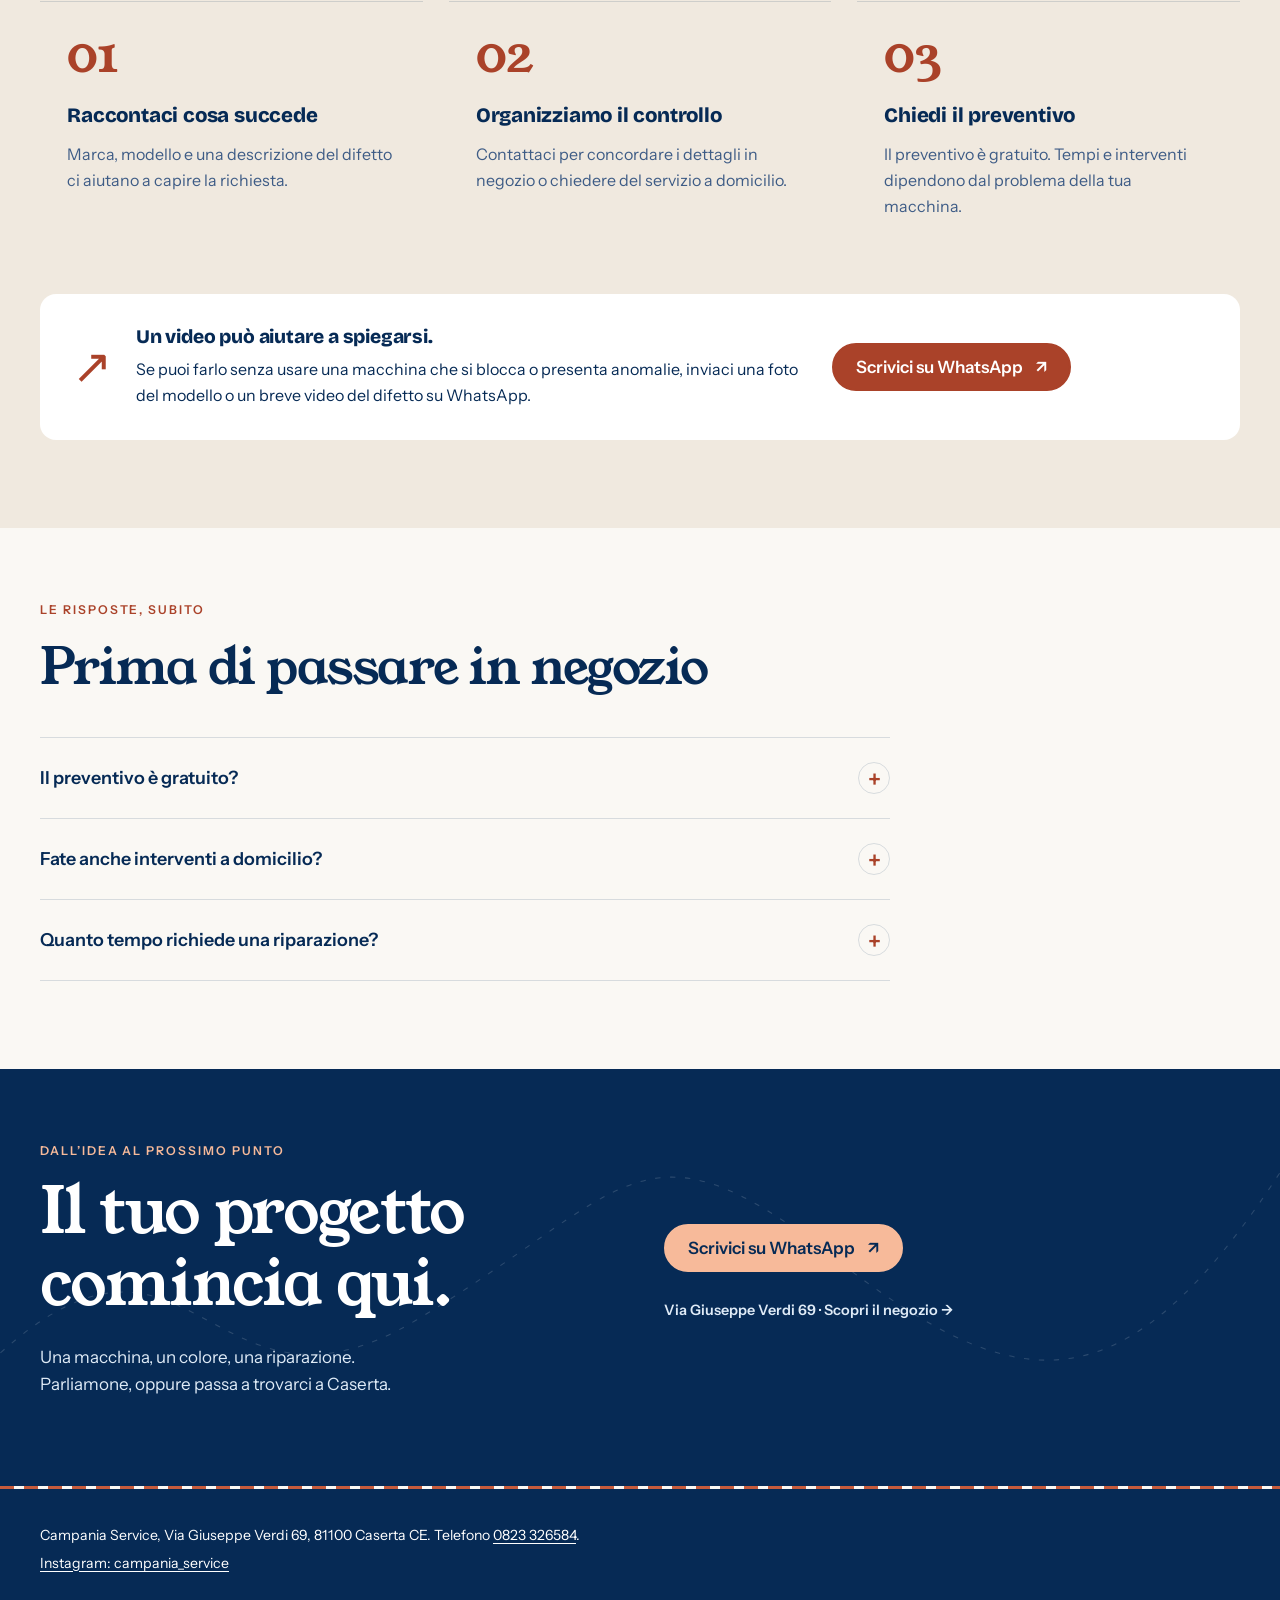
<file: riparazioni.html>
<!DOCTYPE html>

<html lang="it">
<head>
<meta charset="utf-8"/>
<meta content="width=device-width, initial-scale=1" name="viewport"/>
<title>Riparazioni macchine per cucire | Campania Service Caserta</title>
<meta content="Riparazione di macchine per cucire a Caserta da Campania Service, in Via Giuseppe Verdi 69. Chiama lo 0823 326584 o porta la macchina in negozio." name="description"/>
<meta content="#062A55" name="theme-color"/>
<link href="images/favicon.png" rel="icon" type="image/png"/>
<link href="images/apple-touch-icon.png" rel="apple-touch-icon"/>
<link href="https://fonts.googleapis.com" rel="preconnect"/>
<link crossorigin="" href="https://fonts.gstatic.com" rel="preconnect"/>
<link href="https://fonts.googleapis.com/css2?family=Bricolage+Grotesque:opsz,wght@12..96,600;12..96,800&amp;family=Caveat:wght@600&amp;family=Instrument+Sans:wght@400;500;600&amp;family=Young+Serif&amp;display=swap" rel="stylesheet"/>

<link href="style.css?v=20261009-whatsapp" rel="stylesheet"/>
<link href="modern.css?v=20261009-1" rel="stylesheet"/>
</head>
<body>
<a class="skip" href="#contenuto">Vai al contenuto</a>
<header>
<div class="wrap bar">
<a class="brand" href="index.html"><img alt="" class="brand-mark" height="120" src="images/logo-simbolo-header.png" width="140"/><span>Campania Service</span></a>
<nav aria-label="Menu principale"><a href="index.html">Home</a>
<a href="index.html#chi-siamo">Chi siamo</a>
<a href="macchine.html">Macchine</a>
<a href="filati.html">Filati</a>
<a href="usato-garantito.html">Usato garantito</a>
<a aria-current="page" href="riparazioni.html">Riparazioni</a>
<a href="il-negozio.html">Il negozio</a>
</nav>
<a class="btn primary" href="tel:+390823326584">Chiama</a>
</div>
<div class="reading-progress" aria-hidden="true"><span></span></div></header>
<main id="contenuto">
<section class="wrap page-title"><div class="page-portrait" aria-hidden="true"><img src="images/interno-1.jpg" alt="" width="600" height="600" fetchpriority="high"/></div>
<p class="eyebrow">Campania Service · Cura e assistenza</p><h1>Riparazioni</h1>
<div aria-hidden="true" class="stitch draw"></div>
<p>Ripariamo macchine per cucire con tecnici specializzati. Preventivo gratuito, anche a domicilio. Descrivici il problema al telefono oppure porta la macchina in negozio.</p>
</section>
<section class="why flat">
<div class="wrap">
<div class="why-grid three">
<article class="why-item fx">
<span class="ico"><svg aria-hidden="true" fill="none" height="24" stroke="currentColor" stroke-width="1.7" viewBox="0 0 24 24" width="24"><path d="M14.5 5.5a4 4 0 00-5 5L4 16l4 4 5.5-5.5a4 4 0 005-5l-2.6 2.6-2.4-.5-.5-2.4z"></path></svg></span>
<h3>Tecnici specializzati</h3>
<p>Le riparazioni sono fatte da tecnici specializzati.</p>
</article>
<article class="why-item fx">
<span class="ico"><svg aria-hidden="true" fill="none" height="24" stroke="currentColor" stroke-width="1.7" viewBox="0 0 24 24" width="24"><circle cx="12" cy="12" r="9"></circle><path d="M8 12.5l2.7 2.7L16 9.5"></path></svg></span>
<h3>Preventivo gratuito</h3>
<p>Il preventivo è gratuito.</p>
</article>
<article class="why-item fx">
<span class="ico"><svg aria-hidden="true" fill="none" height="24" stroke="currentColor" stroke-width="1.7" viewBox="0 0 24 24" width="24"><path d="M4 11l8-7 8 7"></path><path d="M6 10v10h12V10"></path><path d="M10 20v-5h4v5"></path></svg></span>
<h3>Anche a domicilio</h3>
<p>Il servizio è disponibile anche a domicilio.</p>
</article>
</div>
</div>
</section>
<section class="wrap help-section"><p class="eyebrow">Prima di passare</p><h2>Raccontaci cosa non funziona</h2><div class="help-grid"><article><h3>Marca e modello</h3><p>Tieni a portata di mano il nome della macchina e, se possibile, una foto dell’etichetta.</p></article><article><h3>Il problema</h3><p>Il filo si spezza, il punto è irregolare o la macchina si blocca? Spiegaci quando succede e con quali tessuti.</p></article><article><h3>Come organizzarsi</h3><p>Chiamaci prima di venire per concordare i dettagli, anche se vuoi chiedere informazioni sul servizio a domicilio.</p></article></div></section><section class="wrap text-sec">
<ul class="facts fx">
<li>Telefono: <a href="tel:+390823326584">0823 326584</a></li>
<li>Indirizzo: Via Giuseppe Verdi 69, 81100 Caserta CE</li>
<li>Lunedì–venerdì: 9:00–13:00 e 16:30–20:00</li>
<li>Sabato: 9:00–13:00. Domenica chiuso.</li>
</ul>
<div class="btns fx">
<a class="btn primary" href="tel:+390823326584">Chiama 0823 326584</a>
<a class="btn" href="https://www.google.com/maps/search/?api=1&amp;query=Campania%20Service%20Via%20Giuseppe%20Verdi%2069%2081100%20Caserta%20CE" rel="noopener" target="_blank">Come arrivare</a>
</div>
</section>
<section class="modern-section soft-section"><div class="wrap"><div class="section-heading reveal"><p class="eyebrow">Torniamo a cucire</p><h2>Dal problema al prossimo passo.</h2></div><div class="journey"><article class="journey-card reveal"><span class="step-number">01</span><h3>Raccontaci cosa succede</h3><p>Marca, modello e una descrizione del difetto ci aiutano a capire la richiesta.</p></article><article class="journey-card reveal"><span class="step-number">02</span><h3>Organizziamo il controllo</h3><p>Contattaci per concordare i dettagli in negozio o chiedere del servizio a domicilio.</p></article><article class="journey-card reveal"><span class="step-number">03</span><h3>Chiedi il preventivo</h3><p>Il preventivo è gratuito. Tempi e interventi dipendono dal problema della tua macchina.</p></article></div><div class="service-note reveal"><span class="note-mark" aria-hidden="true">↗</span><div><h3>Un video può aiutare a spiegarsi.</h3><p>Se puoi farlo senza usare una macchina che si blocca o presenta anomalie, inviaci una foto del modello o un breve video del difetto su WhatsApp.</p></div><a class="btn primary" href="https://wa.me/393348676958" target="_blank" rel="noopener noreferrer">Scrivici su WhatsApp <span aria-hidden="true">↗</span></a></div></div></section><section class="modern-section faq-section"><div class="wrap"><div class="section-heading reveal"><p class="eyebrow">Le risposte, subito</p><h2>Prima di passare in negozio</h2></div><div class="faq-list"><details class="reveal"><summary>Il preventivo è gratuito?<span aria-hidden="true">+</span></summary><p>Sì, il sito del negozio indica un preventivo gratuito. Contattaci per organizzare il controllo della macchina.</p></details><details class="reveal"><summary>Fate anche interventi a domicilio?<span aria-hidden="true">+</span></summary><p>Sì. Chiamaci per chiedere informazioni e concordare i dettagli del servizio a domicilio.</p></details><details class="reveal"><summary>Quanto tempo richiede una riparazione?<span aria-hidden="true">+</span></summary><p>Dipende dal difetto, dall’intervento e dall’eventuale disponibilità dei ricambi. Contattaci per una valutazione del tuo caso.</p></details></div></div></section><section class="project-cta"><div class="wrap"><div class="reveal"><p class="eyebrow">Dall’idea al prossimo punto</p><h2>Il tuo progetto<br>comincia qui.</h2><p>Una macchina, un colore, una riparazione.<br>Parliamone, oppure passa a trovarci a Caserta.</p></div><div class="cta-actions reveal"><a class="btn primary" href="https://wa.me/393348676958" target="_blank" rel="noopener noreferrer">Scrivici su WhatsApp <span aria-hidden="true">↗</span></a><a class="text-link" href="il-negozio.html">Via Giuseppe Verdi 69 · Scopri il negozio <span aria-hidden="true">→</span></a></div></div><svg class="cta-thread" viewBox="0 0 1200 380" fill="none" aria-hidden="true"><path d="M-20 280C180 80 190 350 390 230S600 30 780 170 1060 320 1220 60"/></svg></section></main>
<div aria-hidden="true" class="stitch"></div>
<footer>
<div class="wrap">
<p>Campania Service, Via Giuseppe Verdi 69, 81100 Caserta CE. Telefono <a href="tel:+390823326584">0823 326584</a>.</p>
<p><a href="https://instagram.com/campania_service" rel="noopener" target="_blank">Instagram: campania_service</a></p>
</div>
</footer>
<script src="script.js?v=20261009-2"></script>

<a class="whatsapp-float" href="https://wa.me/393348676958" target="_blank" rel="noopener noreferrer" aria-label="Scrivici su WhatsApp al +39 334 867 6958" title="Scrivici su WhatsApp">
  <svg xmlns="http://www.w3.org/2000/svg" width="26" height="26" viewBox="0 0 24 24" aria-hidden="true" focusable="false">
    <path fill="currentColor" d="M20.52 3.48A11.88 11.88 0 0 0 12.04 0C5.46 0 .11 5.35.11 11.93c0 2.1.55 4.16 1.6 5.98L0 24l6.25-1.64a11.9 11.9 0 0 0 5.79 1.48h.01c6.58 0 11.94-5.35 11.94-11.93a11.85 11.85 0 0 0-3.47-8.43ZM12.04 21.82a9.9 9.9 0 0 1-5.04-1.38l-.36-.21-3.71.97.99-3.62-.24-.37a9.89 9.89 0 0 1-1.51-5.28c0-5.46 4.44-9.9 9.91-9.9a9.83 9.83 0 0 1 7 2.9 9.83 9.83 0 0 1 2.9 7c0 5.46-4.45 9.89-9.94 9.89Zm5.44-7.41c-.3-.15-1.76-.87-2.03-.97-.27-.1-.47-.15-.67.15-.2.3-.77.97-.94 1.17-.17.2-.35.22-.65.07-.3-.15-1.26-.46-2.4-1.48-.89-.79-1.48-1.76-1.66-2.06-.17-.3-.02-.46.13-.61.13-.13.3-.35.45-.52.15-.17.2-.3.3-.5.1-.2.05-.37-.02-.52-.08-.15-.67-1.61-.92-2.21-.24-.58-.49-.5-.67-.51h-.57c-.2 0-.52.07-.79.37-.27.3-1.04 1.02-1.04 2.49s1.07 2.89 1.21 3.09c.15.2 2.1 3.2 5.08 4.49.71.3 1.26.49 1.69.62.71.23 1.35.2 1.86.12.57-.08 1.76-.72 2.01-1.41.25-.7.25-1.29.17-1.41-.07-.13-.27-.2-.57-.35Z"/>
  </svg>
</a>
<script src="modern.js?v=20261009-1" defer></script>
</body>
</html>
</file>
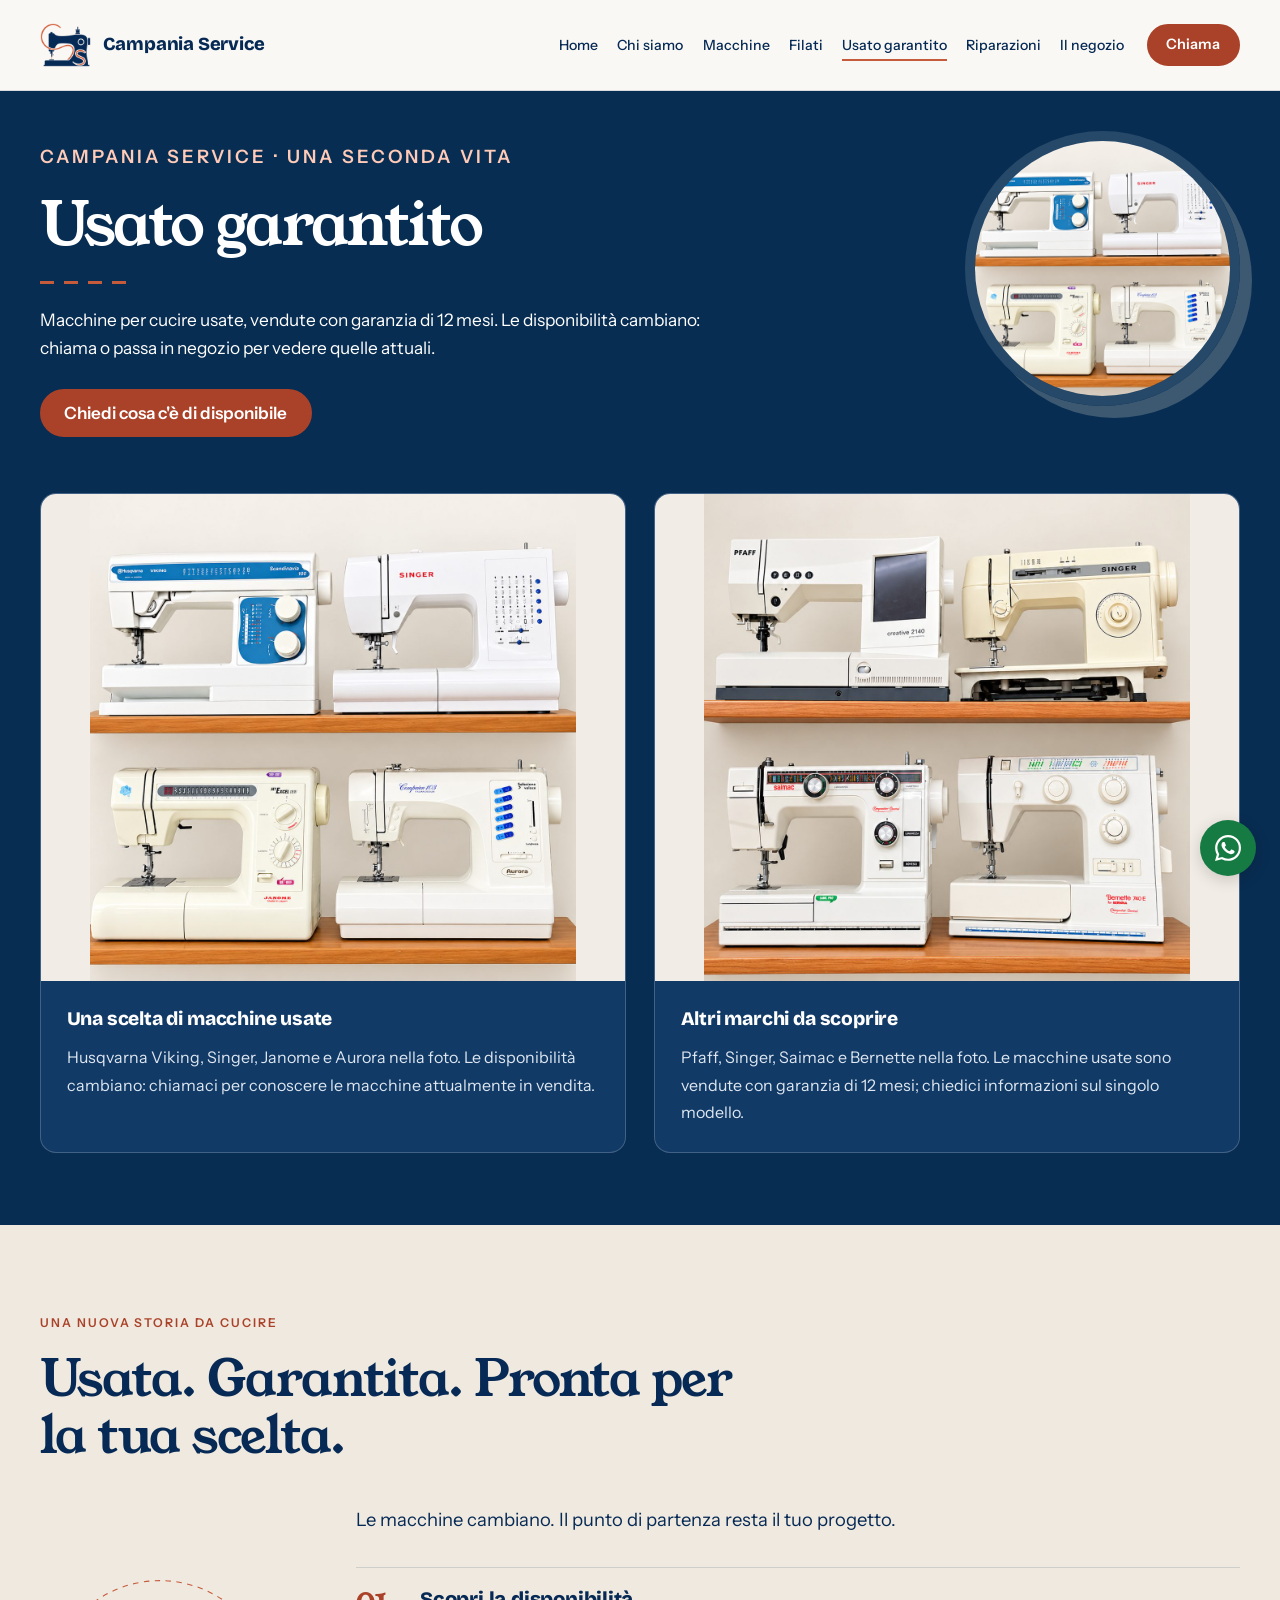
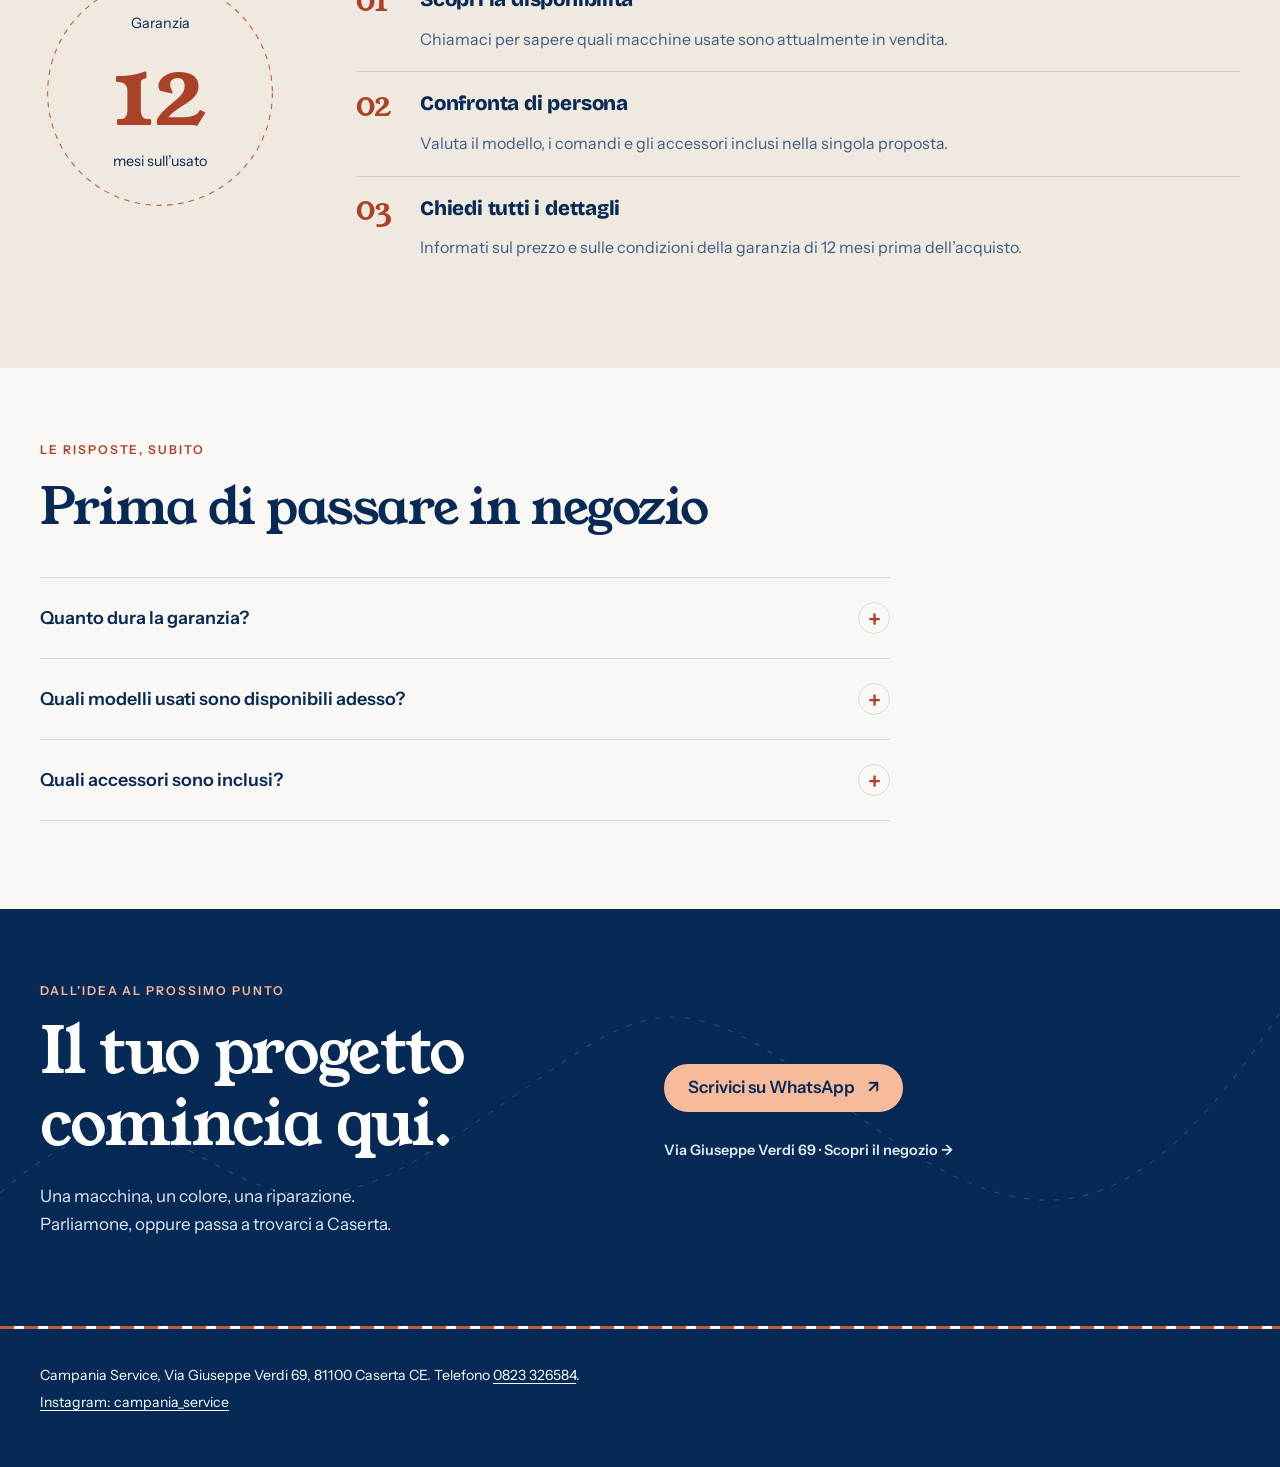
<file: usato-garantito.html>
<!DOCTYPE html>

<html lang="it">
<head>
<meta charset="utf-8"/>
<meta content="width=device-width, initial-scale=1" name="viewport"/>
<title>Usato garantito | Campania Service Caserta</title>
<meta content="Macchine per cucire usate con garanzia di 12 mesi da Campania Service a Caserta, in Via Giuseppe Verdi 69. Chiama lo 0823 326584 per le disponibilità." name="description"/>
<meta content="#062A55" name="theme-color"/>
<link href="images/favicon.png" rel="icon" type="image/png"/>
<link href="images/apple-touch-icon.png" rel="apple-touch-icon"/>
<link href="https://fonts.googleapis.com" rel="preconnect"/>
<link crossorigin="" href="https://fonts.gstatic.com" rel="preconnect"/>
<link href="https://fonts.googleapis.com/css2?family=Bricolage+Grotesque:opsz,wght@12..96,600;12..96,800&amp;family=Caveat:wght@600&amp;family=Instrument+Sans:wght@400;500;600&amp;family=Young+Serif&amp;display=swap" rel="stylesheet"/>

<link href="style.css?v=20261009-whatsapp" rel="stylesheet"/>
<link href="modern.css?v=20261009-1" rel="stylesheet"/>
</head>
<body>
<a class="skip" href="#contenuto">Vai al contenuto</a>
<header>
<div class="wrap bar">
<a class="brand" href="index.html"><img alt="" class="brand-mark" height="120" src="images/logo-simbolo-header.png" width="140"/><span>Campania Service</span></a>
<nav aria-label="Menu principale"><a href="index.html">Home</a>
<a href="index.html#chi-siamo">Chi siamo</a>
<a href="macchine.html">Macchine</a>
<a href="filati.html">Filati</a>
<a aria-current="page" href="usato-garantito.html">Usato garantito</a>
<a href="riparazioni.html">Riparazioni</a>
<a href="il-negozio.html">Il negozio</a>
</nav>
<a class="btn primary" href="tel:+390823326584">Chiama</a>
</div>
<div class="reading-progress" aria-hidden="true"><span></span></div></header>
<main id="contenuto">
<section class="dark">
<div class="wrap page-title"><div class="page-portrait" aria-hidden="true"><img src="images/usato-1.jpg" alt="" width="600" height="600" fetchpriority="high"/></div>
<p class="eyebrow">Campania Service · Una seconda vita</p><h1>Usato garantito</h1>
<div aria-hidden="true" class="stitch draw"></div>
<p>Macchine per cucire usate, vendute con garanzia di 12 mesi. Le disponibilità cambiano: chiama o passa in negozio per vedere quelle attuali.</p>
<div class="btns"><a class="btn primary" href="tel:+390823326584">Chiedi cosa c'è di disponibile</a></div>
</div>
<div class="wrap gallery-sec">
<div class="gal catalog two">
<article class="product-card"><button aria-label="Ingrandisci la foto: Una scelta di macchine usate" class="frame" type="button"><img alt="Quattro macchine per cucire usate su due ripiani di legno: Husqvarna Viking, Singer, Janome e Aurora" height="1200" loading="lazy" src="images/usato-1.jpg" width="1200"/></button><div class="product-copy"><h2>Una scelta di macchine usate</h2><p>Husqvarna Viking, Singer, Janome e Aurora nella foto. Le disponibilità cambiano: chiamaci per conoscere le macchine attualmente in vendita.</p></div></article>
<article class="product-card"><button aria-label="Ingrandisci la foto: Altri marchi da scoprire" class="frame" type="button"><img alt="Quattro macchine per cucire usate su due ripiani di legno: Pfaff, Singer, Saimac e Bernette" height="1200" loading="lazy" src="images/usato-2.jpg" width="1200"/></button><div class="product-copy"><h2>Altri marchi da scoprire</h2><p>Pfaff, Singer, Saimac e Bernette nella foto. Le macchine usate sono vendute con garanzia di 12 mesi; chiedici informazioni sul singolo modello.</p></div></article>
</div>
</div>
</section>
<section class="modern-section soft-section"><div class="wrap"><div class="section-heading reveal"><p class="eyebrow">Una nuova storia da cucire</p><h2>Usata. Garantita. Pronta per la tua scelta.</h2></div><div class="guarantee-layout"><div class="guarantee-stamp reveal"><span>Garanzia</span><strong>12</strong><span>mesi sull’usato</span><svg viewBox="0 0 220 220" aria-hidden="true"><circle cx="110" cy="110" r="103"/></svg></div><div><p class="section-intro">Le macchine cambiano. Il punto di partenza resta il tuo progetto.</p><div class="journey"><article class="journey-card reveal"><span class="step-number">01</span><h3>Scopri la disponibilità</h3><p>Chiamaci per sapere quali macchine usate sono attualmente in vendita.</p></article><article class="journey-card reveal"><span class="step-number">02</span><h3>Confronta di persona</h3><p>Valuta il modello, i comandi e gli accessori inclusi nella singola proposta.</p></article><article class="journey-card reveal"><span class="step-number">03</span><h3>Chiedi tutti i dettagli</h3><p>Informati sul prezzo e sulle condizioni della garanzia di 12 mesi prima dell’acquisto.</p></article></div></div></div></div></section><section class="modern-section faq-section"><div class="wrap"><div class="section-heading reveal"><p class="eyebrow">Le risposte, subito</p><h2>Prima di passare in negozio</h2></div><div class="faq-list"><details class="reveal"><summary>Quanto dura la garanzia?<span aria-hidden="true">+</span></summary><p>Le macchine usate sono vendute con garanzia di 12 mesi. Chiedi in negozio le condizioni relative al singolo acquisto.</p></details><details class="reveal"><summary>Quali modelli usati sono disponibili adesso?<span aria-hidden="true">+</span></summary><p>Le disponibilità cambiano. Le foto sono indicative della selezione del negozio: chiamaci per sapere quali modelli sono attualmente in vendita.</p></details><details class="reveal"><summary>Quali accessori sono inclusi?<span aria-hidden="true">+</span></summary><p>Dipende dalla singola macchina. Chiedici quali accessori accompagnano il modello che ti interessa.</p></details></div></div></section><section class="project-cta"><div class="wrap"><div class="reveal"><p class="eyebrow">Dall’idea al prossimo punto</p><h2>Il tuo progetto<br>comincia qui.</h2><p>Una macchina, un colore, una riparazione.<br>Parliamone, oppure passa a trovarci a Caserta.</p></div><div class="cta-actions reveal"><a class="btn primary" href="https://wa.me/393348676958" target="_blank" rel="noopener noreferrer">Scrivici su WhatsApp <span aria-hidden="true">↗</span></a><a class="text-link" href="il-negozio.html">Via Giuseppe Verdi 69 · Scopri il negozio <span aria-hidden="true">→</span></a></div></div><svg class="cta-thread" viewBox="0 0 1200 380" fill="none" aria-hidden="true"><path d="M-20 280C180 80 190 350 390 230S600 30 780 170 1060 320 1220 60"/></svg></section></main>
<dialog aria-label="Foto ingrandita" id="lightbox">
<button class="x" type="button">Chiudi</button>
<img alt=""/>
</dialog>
<div aria-hidden="true" class="stitch"></div>
<footer>
<div class="wrap">
<p>Campania Service, Via Giuseppe Verdi 69, 81100 Caserta CE. Telefono <a href="tel:+390823326584">0823 326584</a>.</p>
<p><a href="https://instagram.com/campania_service" rel="noopener" target="_blank">Instagram: campania_service</a></p>
</div>
</footer>
<script src="script.js?v=20261009-2"></script>

<a class="whatsapp-float" href="https://wa.me/393348676958" target="_blank" rel="noopener noreferrer" aria-label="Scrivici su WhatsApp al +39 334 867 6958" title="Scrivici su WhatsApp">
  <svg xmlns="http://www.w3.org/2000/svg" width="26" height="26" viewBox="0 0 24 24" aria-hidden="true" focusable="false">
    <path fill="currentColor" d="M20.52 3.48A11.88 11.88 0 0 0 12.04 0C5.46 0 .11 5.35.11 11.93c0 2.1.55 4.16 1.6 5.98L0 24l6.25-1.64a11.9 11.9 0 0 0 5.79 1.48h.01c6.58 0 11.94-5.35 11.94-11.93a11.85 11.85 0 0 0-3.47-8.43ZM12.04 21.82a9.9 9.9 0 0 1-5.04-1.38l-.36-.21-3.71.97.99-3.62-.24-.37a9.89 9.89 0 0 1-1.51-5.28c0-5.46 4.44-9.9 9.91-9.9a9.83 9.83 0 0 1 7 2.9 9.83 9.83 0 0 1 2.9 7c0 5.46-4.45 9.89-9.94 9.89Zm5.44-7.41c-.3-.15-1.76-.87-2.03-.97-.27-.1-.47-.15-.67.15-.2.3-.77.97-.94 1.17-.17.2-.35.22-.65.07-.3-.15-1.26-.46-2.4-1.48-.89-.79-1.48-1.76-1.66-2.06-.17-.3-.02-.46.13-.61.13-.13.3-.35.45-.52.15-.17.2-.3.3-.5.1-.2.05-.37-.02-.52-.08-.15-.67-1.61-.92-2.21-.24-.58-.49-.5-.67-.51h-.57c-.2 0-.52.07-.79.37-.27.3-1.04 1.02-1.04 2.49s1.07 2.89 1.21 3.09c.15.2 2.1 3.2 5.08 4.49.71.3 1.26.49 1.69.62.71.23 1.35.2 1.86.12.57-.08 1.76-.72 2.01-1.41.25-.7.25-1.29.17-1.41-.07-.13-.27-.2-.57-.35Z"/>
  </svg>
</a>
<script src="modern.js?v=20261009-1" defer></script>
</body>
</html>
</file>
<file: style.css>
:root{
  --ink:#062A55; --paper:#F6F7F9; --mist:#E3E9F1; --denim:#3E5C86; --thread:#CF5936; --thread-strong:#B84826;
  --line:rgba(6,42,85,.18);
  --display:"Young Serif",Georgia,"Times New Roman",serif;
  --head:"Bricolage Grotesque","Arial Narrow",system-ui,sans-serif;
  --hand:"Caveat","Segoe Script","Bradley Hand",cursive;
  --body:"Instrument Sans",system-ui,-apple-system,"Segoe UI",sans-serif;
}
*{box-sizing:border-box}
[hidden]{display:none!important}
html{scroll-behavior:smooth;scroll-padding-top:84px}
body{margin:0;background:var(--paper);color:var(--ink);font:400 1.0625rem/1.6 var(--body)}
img{display:block;max-width:100%}
a{color:inherit}
h1,h2{font-family:var(--display);font-weight:400;line-height:1.1;letter-spacing:-.01em;margin:0}
h3{font-family:var(--head);font-weight:800;line-height:1.1;letter-spacing:-.01em;margin:0}
p{margin:0 0 1rem}
.wrap{width:min(1120px,100% - 2.5rem);margin-inline:auto}
.sr{position:absolute;width:1px;height:1px;overflow:hidden;clip:rect(0 0 0 0);white-space:nowrap}
:focus-visible{outline:3px solid var(--thread);outline-offset:3px}
.skip{position:absolute;left:1rem;top:-4rem;background:var(--ink);color:#fff;padding:.6rem 1rem;z-index:20}
.skip:focus{top:1rem}

/* punto cucito: motivo ricorrente */
.stitch{height:3px;background:repeating-linear-gradient(90deg,var(--thread) 0 14px,transparent 14px 24px)}
.draw{clip-path:inset(0 100% 0 0);animation:draw 1.2s .25s ease-out forwards}
@keyframes draw{to{clip-path:inset(0 0 0 0)}}

/* header e menu */
header{position:sticky;top:0;z-index:10;background:rgba(246,247,249,.95);backdrop-filter:blur(6px);border-bottom:1px solid var(--line)}
.bar{display:flex;align-items:center;justify-content:space-between;gap:1rem;min-height:68px}
.brand{display:inline-flex;align-items:center;gap:.7rem;font-family:var(--head);font-weight:800;font-size:1.3rem;letter-spacing:-.01em;text-decoration:none}
.brand-mark{height:44px;width:auto}
nav{display:flex;gap:1.6rem;font-weight:500}
nav a{text-decoration:none;padding:.4rem 0;border-bottom:2px solid transparent}
nav a:hover,nav a[aria-current="page"]{border-color:var(--thread)}

/* bottoni */
.btn{display:inline-flex;align-items:center;justify-content:center;min-height:48px;padding:0 1.4rem;border-radius:6px;font-weight:600;text-decoration:none;border:2px solid var(--ink);background:transparent;color:inherit;transition:background .15s,color .15s}
.btn:hover{background:var(--ink);color:#fff}
.btn.primary{background:var(--thread-strong);border-color:var(--thread-strong);color:#fff}
.btn.primary:hover{background:#8F3319;border-color:#8F3319}
.dark .btn{border-color:#fff}
.dark .btn:hover{background:#fff;color:var(--ink)}
.dark .btn.primary{background:var(--thread-strong);border-color:var(--thread-strong);color:#fff}
.dark .btn.primary:hover{background:#fff;border-color:#fff;color:var(--ink)}
.btns{display:flex;flex-wrap:wrap;gap:.8rem}

/* cornici foto */
.frame{position:relative;display:block;width:100%;aspect-ratio:4/3;overflow:hidden;background:var(--mist);border-radius:4px}
.frame img{position:absolute;inset:0;width:100%;height:100%;object-fit:cover}
button.frame{border:0;padding:0;cursor:zoom-in;font:inherit}
.dark .frame{background:#123A66}

/* titolo di pagina */
.page-title{padding:3.2rem 0 2rem}
.page-title h1{font-size:clamp(2.2rem,4.6vw,3.5rem)}
.page-title .stitch{width:min(260px,60%);margin:1.4rem 0}
.page-title p{max-width:38rem;font-size:1.15rem}

/* gallerie */
.gal{display:grid;grid-template-columns:repeat(auto-fill,minmax(280px,1fr));gap:1rem}
.gal.two{grid-template-columns:repeat(2,1fr)}
.gallery-sec{padding:0 0 4.5rem}
.dark{background:var(--ink);color:#fff}
.dark .page-title{padding-top:3.2rem}
.dark .gallery-sec{padding-bottom:4.5rem}

/* fascia con invito all'azione */
.band{background:var(--mist);padding:3rem 0}
.band .wrap{display:flex;flex-wrap:wrap;align-items:center;justify-content:space-between;gap:1.5rem 3rem}
.band p{max-width:36rem;margin:0;font-size:1.15rem}

/* home */
.hero{padding:3.2rem 0 4.5rem}
.hero .wrap{display:grid;grid-template-columns:1.05fr .95fr;gap:3.5rem;align-items:center}
.hero h1{font-size:clamp(2.4rem,4.9vw,4.1rem)}
.hero .stitch{width:min(260px,60%);margin:1.5rem 0}
.hero p.lead{font-size:1.2rem;max-width:34rem}
.hero .frame{outline:2px dashed var(--thread);outline-offset:10px;aspect-ratio:3/4;max-width:440px;justify-self:end}
.status{display:inline-flex;align-items:center;gap:.6rem;padding:.4rem .95rem;border-radius:999px;background:var(--mist);font-weight:600;font-size:.95rem;margin-bottom:1.6rem}
.status::before{content:"";width:.7rem;height:.7rem;border-radius:50%;background:var(--denim)}
.status[data-state="open"]::before{background:#1E7F4F}
.status[data-state="closed"]::before{background:var(--thread)}
.home-sec{padding:4.5rem 0}
.home-sec h2{font-size:clamp(1.9rem,3.6vw,2.7rem);margin-bottom:2rem}
.tiles{display:grid;grid-template-columns:repeat(2,1fr);gap:2.2rem 1.5rem}
.tile{display:block;text-decoration:none}
.tile h3{font-size:1.6rem;margin:1rem 0 .4rem}
.tile p{margin:0;max-width:30rem}
.tile:hover h3{text-decoration:underline;text-decoration-color:var(--thread);text-decoration-thickness:3px;text-underline-offset:5px}

/* testo semplice (riparazioni) */
.text-sec{padding:0 0 4.5rem}
.facts{max-width:38rem;margin:0 0 2rem;padding:0;list-style:none;border-top:1px dashed var(--line)}
.facts li{padding:.8rem 0;border-bottom:1px dashed var(--line)}

/* contatti */
.contact{display:grid;grid-template-columns:1fr 1fr;gap:3rem;align-items:start;padding:3.5rem 0 4.5rem}
.contact h2{font-size:clamp(1.9rem,3.6vw,2.5rem);margin-bottom:1.2rem}
address{font-style:normal;margin-bottom:1.2rem}
.hours{border-collapse:collapse;width:100%;max-width:26rem;margin-bottom:1.6rem}
.hours th,.hours td{text-align:left;padding:.55rem 0;border-bottom:1px dashed var(--line);font-weight:400;vertical-align:top}
.hours th{width:7.5rem}
.hours tr.today th,.hours tr.today td{font-weight:600}
.map{width:100%;height:100%;min-height:340px;border:0;border-radius:4px;background:var(--mist)}

footer{background:var(--ink);color:#fff;padding:2rem 0;font-size:.95rem}
footer p{margin:0 0 .3rem}
footer a{text-underline-offset:3px}

/* foto ingrandita */
dialog{border:0;padding:0;background:transparent;max-width:min(96vw,1100px);overflow:visible}
dialog::backdrop{background:rgba(10,18,30,.9)}
dialog img{max-height:84vh;width:auto;margin:0 auto;border-radius:4px}
dialog .x{display:block;margin:0 0 .6rem auto;min-height:44px;padding:0 1.1rem;border:2px solid #fff;border-radius:6px;background:transparent;color:#fff;font:600 1rem var(--body);cursor:pointer}
dialog .x:hover{background:#fff;color:var(--ink)}

@media (max-width:900px){
  .hero .frame{justify-self:center;width:min(100%,440px)}
  .bar{flex-wrap:wrap;gap:.2rem 1rem;padding:.6rem 0 0}
  .brand{order:1;font-size:1.15rem;gap:.55rem}
  .brand-mark{height:38px}
  .bar > .btn{order:2;margin-left:auto;min-height:42px;padding:0 1.1rem}
  nav{order:3;width:100%;gap:1.3rem;overflow-x:auto;white-space:nowrap;padding-bottom:.2rem}
  .hero .wrap,.contact{grid-template-columns:1fr}
  .hero .wrap{gap:2.5rem}
  .hero{padding-top:2rem}
  .home-sec{padding:3.2rem 0}
  .page-title{padding-top:2.2rem}
  .contact{padding:2.5rem 0 3.2rem}
}
@media (max-width:620px){
  .tiles{grid-template-columns:1fr}
  .gal{grid-template-columns:repeat(2,1fr);gap:.7rem}
  .gal.two{grid-template-columns:1fr}
  .btns .btn{width:100%}
}
@media (prefers-reduced-motion:reduce){
  html{scroll-behavior:auto}
  .draw{animation:none;clip-path:none}
}

/* gallerie con foto di forme diverse: si vedono intere, a colonne */
.gal.natural{display:block;columns:3 260px;column-gap:1rem}
.gal.natural .frame{aspect-ratio:auto;margin:0 0 1rem;break-inside:avoid}
.gal.natural .frame img{position:static;height:auto}
.gal.portrait .frame{aspect-ratio:3/4}
@media (max-width:620px){
  .gal.natural{columns:2;column-gap:.7rem}
  .gal.natural .frame{margin-bottom:.7rem}
  .gal.two.portrait{grid-template-columns:repeat(2,1fr);gap:.7rem}
}

/* telefoni stretti: nome e pulsante restano sulla stessa riga */
@media (max-width:430px){
  .brand{font-size:1.02rem;gap:.5rem}
  .brand-mark{height:34px}
  .bar > .btn{padding:0 .9rem}
}

/* due o poche foto grandi, mostrate intere affiancate */
.gal.pair{grid-template-columns:repeat(2,1fr);align-items:start}
.gal.pair .frame{aspect-ratio:auto}
.gal.pair .frame img{position:static;height:auto}
@media (max-width:620px){
  .gal.pair{grid-template-columns:1fr}
}

/* cornici uniformi nelle gallerie */
.gal.square .frame{aspect-ratio:1/1}

/* animazioni leggere: ingrandimento lento della foto e ombra morbida */
.gal .frame,.tile .frame{transition:box-shadow .35s ease}
.gal .frame img,.tile .frame img{transition:transform .6s cubic-bezier(.2,.6,.2,1)}
@media (hover:hover){
  .gal .frame:hover,.tile:hover .frame{box-shadow:0 14px 26px -16px rgba(6,42,85,.45)}
  .gal .frame:hover img,.tile:hover .frame img{transform:scale(1.045)}
  .dark .gal .frame:hover{box-shadow:0 14px 26px -16px rgba(0,0,0,.7)}
}
/* sul telefono: piccola risposta mentre il dito è appoggiato */
.gal .frame:active img,.tile:active .frame img{transform:scale(1.03);transition-duration:.2s}
.btn:active{transform:translateY(1px)}
@media (prefers-reduced-motion:reduce){
  .gal .frame,.tile .frame,.gal .frame img,.tile .frame img{transition:none}
  .gal .frame:hover img,.tile:hover .frame img,.gal .frame:active img,.tile:active .frame img{transform:none}
}

/* =========================================================
   Font: titoli in Young Serif, testi in Instrument Sans,
   titoletti e nome in Bricolage Grotesque, appunti in Caveat
   ========================================================= */
.hand{display:inline-block;font-family:var(--hand);font-weight:600;font-size:2.1rem;line-height:1.05;color:var(--thread-strong);margin:0 0 1.2rem;transform:rotate(-2deg);transform-origin:left center}
.dark .hand{color:#F4A58A}
.band p.hand{font-size:2rem;margin:0 0 .3rem;max-width:none}

/* ---------- entrata della pagina (una sola volta, in sequenza) ---------- */
@keyframes rise{from{opacity:0;transform:translateY(16px)}to{opacity:1;transform:none}}
.hero .wrap > div:first-child > :not(.stitch),
.page-title > :not(.stitch){animation:rise .9s cubic-bezier(.2,.6,.2,1) both}
.hero .wrap > div:first-child > :nth-child(1){animation-delay:.05s}
.hero .wrap > div:first-child > :nth-child(2){animation-delay:.18s}
.hero .wrap > div:first-child > :nth-child(4){animation-delay:.5s}
.hero .wrap > div:first-child > :nth-child(5){animation-delay:.65s}
.page-title > :nth-child(1){animation-delay:.05s}
.page-title > :nth-child(3){animation-delay:.4s}
.page-title > :nth-child(4){animation-delay:.55s}

/* ---------- comparsa allo scorrimento ---------- */
/* foto: si aprono dall'alto verso il basso mentre si assestano */
.js .rv{opacity:0;clip-path:inset(0 0 99.6% 0)}
.js .rv.in{opacity:1;clip-path:inset(-40px);transition:clip-path 1.1s cubic-bezier(.77,0,.18,1) var(--d,0s),opacity .01s var(--d,0s),box-shadow .35s ease}
.js .rv.in img{animation:settle 1.5s cubic-bezier(.2,.6,.2,1) var(--d,0s) backwards}
@keyframes settle{from{transform:scale(1.22)}to{transform:scale(1)}}
/* testi: salgono di poco e compaiono */
.js .fx{opacity:0;transform:translateY(16px)}
.js .fx.in{opacity:1;transform:none;transition:opacity .9s ease var(--d,0s),transform .9s cubic-bezier(.2,.6,.2,1) var(--d,0s)}
/* linee a punto cucito: si cuciono da sinistra */
.js .rs{opacity:0;clip-path:inset(0 99.6% 0 0)}
.js .rs.in{opacity:1;clip-path:inset(0 0 0 0);transition:clip-path 1.5s ease-out,opacity .01s}

/* ---------- chi siamo ---------- */
.about{padding:4.5rem 0}
.about-grid{display:grid;grid-template-columns:1.05fr .95fr;gap:4.5rem;align-items:center}
.about h2,.why h2{font-size:clamp(2rem,4vw,3rem);margin-bottom:1.4rem}
.about-text p{max-width:34rem}
.about-photos{position:relative;padding-bottom:4.2rem}
.about-main{width:78%;margin-left:auto;aspect-ratio:3/4}
.about-side{position:absolute;left:0;bottom:0;width:56%;aspect-ratio:4/3;outline:2px dashed var(--thread);outline-offset:8px;background:var(--mist)}

/* ---------- perché sceglierci / riparazioni ---------- */
.why{padding:4.5rem 0}
.why-grid{display:grid;grid-template-columns:repeat(2,1fr);gap:2.6rem 3.5rem;margin-top:2.6rem}
.why-grid.three{grid-template-columns:repeat(3,1fr);gap:2.4rem;margin-top:0}
.why.flat{padding-top:0}
.why-item{display:grid;grid-template-columns:auto 1fr;gap:0 1.3rem;align-items:start}
.ico{grid-row:span 2;display:grid;place-items:center;width:64px;height:64px;border:2px dashed var(--thread);border-radius:50%}
.ico svg{width:30px;height:30px;fill:none;stroke:var(--thread);stroke-width:1.7;stroke-linecap:round;stroke-linejoin:round;transition:transform .5s cubic-bezier(.2,.6,.2,1)}
.why-item h3{font-size:1.4rem;margin:.3rem 0 .45rem}
.why-item p{margin:0;max-width:30rem}
.dark .why-item p{color:rgba(255,255,255,.86)}
@media (hover:hover){
  .why-item:hover .ico svg{transform:rotate(-9deg) scale(1.12)}
}

/* ---------- usato: due foto uguali ---------- */
.gal.pair .frame{aspect-ratio:1/1}
.gal.pair .frame img{position:absolute;height:100%}

@media (max-width:900px){
  .about{padding:3.2rem 0}
  .about-grid{grid-template-columns:1fr;gap:2.8rem}
  .why{padding:3.2rem 0}
  .why-grid,.why-grid.three{grid-template-columns:1fr;gap:2rem}
  .why.flat{padding-top:0}
}
@media (max-width:620px){
  .gal.pair{grid-template-columns:1fr}
}

/* ---------- chi preferisce meno movimento ---------- */
@media (prefers-reduced-motion:reduce){
  .js .rv,.js .rv.in,.js .fx,.js .fx.in,.js .rs,.js .rs.in{clip-path:none;opacity:1;transform:none;transition:none}
  .js .rv.in img{animation:none}
  .hero .wrap > div:first-child > *,.page-title > *{animation:none}
  .ticker-track{animation:none;width:auto;justify-content:center}
  .ticker-set + .ticker-set,.ticker .rep{display:none}
}

/* Layout condiviso: navigazione visibile e sezioni ben distanziate. */
html{scroll-padding-top:150px}
.bar{flex-wrap:wrap;gap:1rem;padding:1rem 0}
.brand{order:1}.bar>.btn{order:2;margin-left:auto}
nav{order:3;width:100%;display:flex;flex-wrap:wrap;justify-content:center;gap:.25rem 1.6rem;overflow:visible;white-space:normal}
nav a{padding:.45rem 0}
.brand-strip{padding:2rem 0;border-block:1px solid var(--line);background:#fff}
.brand-strip .wrap{display:flex;flex-wrap:wrap;align-items:center;justify-content:space-between;gap:1rem 2rem}
.brand-strip p{margin:0;font-size:.85rem;font-weight:600;text-transform:uppercase;letter-spacing:.12em}
.brand-list{display:flex;flex-wrap:wrap;gap:1rem 2rem}
.brand-list span{font-family:var(--head);font-size:1.35rem;font-weight:800}
.about{padding:5.5rem 0 6rem}
.about-grid{gap:4rem}.about-grid>*{min-width:0}
.about-photos{padding:0}.about-main{width:100%;margin:0;aspect-ratio:4/5}
.about-text .btns{margin-top:1.75rem}
.why{padding:5rem 0;background:var(--mist);color:var(--ink)}
.why-grid{gap:1.5rem;margin-top:2.5rem}
.why-item{padding:1.75rem;border:1px solid var(--line);border-radius:12px;background:#fff;grid-template-columns:48px minmax(0,1fr);gap:0 1.1rem}
.ico{width:48px;height:48px;border:0;background:#FAEEE9;border-radius:12px;color:var(--thread-strong)}
.ico svg{display:block;width:24px!important;height:24px!important;max-width:24px;max-height:24px;fill:none;stroke:currentColor}
.why-item h3{font-size:1.25rem;line-height:1.3;margin:0 0 .65rem}
.why-item p{font-size:1rem;line-height:1.65}
.why.flat{padding:1rem 0 4rem;background:transparent}
.page-title{padding:3.5rem 0 2.75rem}.page-title p{margin-bottom:0;max-width:48rem}
.page-title .btns{margin-top:1.75rem}
.catalog{display:grid;grid-template-columns:repeat(3,minmax(0,1fr));gap:1.75rem}
.catalog.two{grid-template-columns:repeat(2,minmax(0,1fr))}
.product-card{min-width:0;overflow:hidden;background:#fff;border:1px solid var(--line);border-radius:12px;display:flex;flex-direction:column}
.product-card .frame{border-radius:0;aspect-ratio:4/3;background:#EEEAE4}
.product-card .frame img{object-fit:contain}
.product-copy{padding:1.5rem;flex:1}
.product-copy h2,.advice-card h2{font:800 1.35rem/1.3 var(--head);letter-spacing:-.01em;margin:0 0 .8rem}
.product-copy p{font-size:1rem;line-height:1.7;margin:0;color:var(--denim)}
.advice-card{padding:2rem;background:var(--ink);color:white;justify-content:center;gap:1rem}
.advice-card p,.advice-card h2{margin:0}.advice-card .btn{align-self:start}
.eyebrow{font-size:.8rem;font-weight:600;letter-spacing:.12em;text-transform:uppercase}
.catalog-note{margin:2rem 0 0;max-width:52rem;font-size:.95rem;color:var(--denim)}
.dark .product-card{background:#123A66;border-color:rgba(255,255,255,.2)}
.dark .product-copy p{color:#DEE7F1}
.help-section{padding:0 0 4rem}.help-section>h2{font-size:clamp(1.8rem,3vw,2.6rem);margin-bottom:2rem}
.help-grid{display:grid;grid-template-columns:repeat(3,minmax(0,1fr));gap:2rem}
.help-grid h3{font-size:1.2rem;line-height:1.4;margin-bottom:.75rem}.help-grid p{margin:0}
@media(max-width:900px){
 .about-grid{gap:3rem}.about{padding:4rem 0}.why{padding:4rem 0}
 .catalog{grid-template-columns:repeat(2,minmax(0,1fr))}
 .why-grid,.why-grid.three{grid-template-columns:1fr}
 .help-grid{grid-template-columns:1fr;gap:1.5rem}
}
@media(max-width:620px){
 html{scroll-padding-top:190px}
 .wrap{width:calc(100% - 2rem)}
 nav{justify-content:flex-start;gap:.25rem 1rem;font-size:.9rem}
 .bar{gap:.75rem}.brand{font-size:1.02rem}.brand-mark{height:34px}
 .catalog,.catalog.two{grid-template-columns:1fr;gap:1.5rem}
 .product-copy{padding:1.4rem}.product-card .frame{aspect-ratio:4/3}
 .brand-list{gap:.65rem 1.25rem}.brand-list span{font-size:1.15rem}
 .about-grid{gap:2.75rem}.about{padding:3.5rem 0 4rem}
 .why-item{padding:1.4rem;gap:0 1rem}
 .hero .frame{outline-offset:5px}
 .page-title{padding:2.5rem 0 2rem}
}

/* Pulsante WhatsApp fisso, accessibile su desktop e smartphone. */
.whatsapp-float{
 position:fixed;right:max(24px,env(safe-area-inset-right));bottom:max(24px,env(safe-area-inset-bottom));
 z-index:50;display:flex;align-items:center;justify-content:center;width:56px;height:56px;
 border-radius:50%;background:#20CE66;color:#fff;text-decoration:none;
 box-shadow:0 4px 16px rgba(0,0,0,.16);transition:transform .2s ease,background-color .2s ease,box-shadow .2s ease;
}
.whatsapp-float svg{display:block;width:26px;height:26px;flex:none}
.whatsapp-float:focus-visible{outline:3px solid var(--ink);outline-offset:4px}
@media(hover:hover){.whatsapp-float:hover{background:#18B85A;transform:translateY(-3px);box-shadow:0 6px 20px rgba(0,0,0,.2)}}
.whatsapp-float:active{transform:scale(.96)}
@media(max-width:620px){.whatsapp-float{right:max(16px,env(safe-area-inset-right));bottom:max(16px,env(safe-area-inset-bottom))}}
@media(prefers-reduced-motion:reduce){.whatsapp-float{transition:none}.whatsapp-float:hover,.whatsapp-float:active{transform:none}}
</file>
<file: modern.css>
/* Campania Service: colore, materia e un filo che unisce le pagine. */
:root{--paper:#faf8f4;--mist:#ecefeb;--thread:#c65b3c;--thread-strong:#aa4229;--soft:#f0e9df;--line:rgba(6,42,85,.14)}
body{background:var(--paper)}
.wrap{width:min(1200px,100% - 4rem)}
header{background:rgba(250,248,244,.94);backdrop-filter:blur(18px)}
.bar{min-height:90px;padding:.85rem 0;gap:.6rem 1.5rem}.brand{font-size:1.3rem}.brand-mark{height:44px}
nav{gap:.2rem 1.55rem;font-size:.95rem}.btn{border-radius:999px;gap:.7rem;transition:transform .25s,background .25s,color .25s,box-shadow .25s}.btn:hover{transform:translateY(-2px);box-shadow:0 8px 24px #062a5518}
nav a{position:relative;border:0}nav a::after{position:absolute;content:"";height:2px;bottom:2px;left:0;right:0;background:var(--thread);transform:scaleX(0);transform-origin:left;transition:transform .25s}nav a:hover::after,nav a[aria-current="page"]::after{transform:scaleX(1)}
.reading-progress{height:3px;position:absolute;bottom:-1px;left:0;right:0;pointer-events:none}.reading-progress span{display:block;height:100%;background:var(--thread);transform:scaleX(0);transform-origin:left}
.eyebrow{font-size:.76rem;letter-spacing:.16em;font-family:var(--body);font-weight:600;line-height:1.6;color:var(--thread-strong)}
.hero{position:relative;isolation:isolate;overflow:hidden;padding:4.8rem 0 5.5rem;background:radial-gradient(ellipse at 80% 10%,#eadbcb88,transparent 60%)}
.hero .wrap{gap:4rem;position:relative}.hero h1{font-size:clamp(3.2rem,6vw,5.8rem);line-height:1.08;letter-spacing:-.045em}.hero h1 em{font-style:normal;color:var(--thread-strong)}
.hero-eyebrow{margin-bottom:1rem}.hero p.lead{max-width:29rem;font-size:1.14rem}.hero .frame{width:100%;aspect-ratio:4/5;border-radius:100px 16px 16px 16px;outline:0;box-shadow:20px 20px 0 #e8ded0;max-width:none}.hero .status{font-size:.84rem;margin-bottom:1.6rem;background:#fff;border:1px solid var(--line)}
.hero-visual{position:relative;width:100%;max-width:470px;justify-self:end}.photo-note{display:block;background:#fff7e8;color:var(--ink);padding:.8rem 1.2rem;font:600 1.8rem/1.2 var(--hand);transform:rotate(5deg);position:absolute;bottom:2rem;left:-2rem;z-index:2;box-shadow:0 8px 25px #062a5518;border-radius:3px}.hero-thread{position:absolute;inset:0;width:100%;height:100%;z-index:-1;pointer-events:none}.hero-thread path{stroke:var(--thread);stroke-width:1.5;stroke-dasharray:7 7;opacity:.45;animation:thread-flow 30s linear infinite}
@keyframes thread-flow{to{stroke-dashoffset:-280}}
.brand-strip{background:var(--ink);color:white;padding:1.75rem 0;border:0}.brand-strip p{font-size:.7rem;color:#cfdbec}.brand-list{gap:1rem 2.1rem}.brand-list span{font-size:1.55rem;transition:color .2s}.brand-list span:hover{color:#f7ba9a}
.home-sec{padding:5.5rem 0}.tiles{grid-template-columns:repeat(4,minmax(0,1fr));gap:1.4rem}.tile{padding:.7rem .7rem 1.5rem;border:1px solid var(--line);border-radius:16px;background:#fff;position:relative;transition:transform .3s,box-shadow .3s}.tile .frame{aspect-ratio:4/5;border-radius:10px}.tile h3{font-size:1.25rem;padding:0 .35rem}.tile p{font-size:.95rem;padding:0 .35rem}.tile::after{content:"↗";position:absolute;top:1.35rem;right:1.35rem;background:var(--paper);width:34px;height:34px;border-radius:50%;display:grid;place-items:center;font-size:1.2rem;z-index:2}.tile:hover{transform:translateY(-7px);box-shadow:0 15px 30px #062a5510}.tile:hover h3{text-decoration:none}
.about-main{border-radius:18px 100px 18px 18px}.about-text h2{font-size:clamp(2.5rem,4vw,3.5rem)}.why{background:#e9eeef}.why-item{border-radius:16px;transition:transform .3s,box-shadow .3s}.why-item:hover{transform:translateY(-4px);box-shadow:0 14px 24px #062a550b}
.page-title{position:relative;min-height:340px;padding:4rem 350px 3.5rem 0}.page-title h1{font-size:clamp(2.6rem,4.8vw,4.3rem);letter-spacing:-.035em}.page-title>.eyebrow{margin-bottom:1.2rem}.page-title>.stitch{width:90px}.page-title>p:not(.eyebrow){font-size:1.08rem;max-width:43rem}.page-portrait{position:absolute;right:0;top:2.5rem;width:275px;height:275px;border-radius:50%;overflow:hidden;border:10px solid #fff;box-shadow:12px 12px 0 var(--soft)}.page-portrait img{width:100%;height:100%;object-fit:cover}.dark .page-title>.eyebrow{color:#ffcbb8}.dark{background:#082d52}.dark .page-portrait{border-color:#264969;box-shadow:12px 12px 0 #3c5971}
.product-card{border-radius:16px;transition:transform .3s,box-shadow .3s}.product-card:hover{transform:translateY(-5px);box-shadow:0 16px 30px #062a5510}.product-card .frame{aspect-ratio:1.2;background:#f1ece5}.product-copy h2{font-size:1.2rem}.product-copy{padding:1.6rem}.product-card .frame img{transition:transform .7s}.product-card .frame:hover img{transform:scale(1.045)}.advice-card{background:var(--ink)}.advice-card .eyebrow{color:#f7ba9a}
.modern-section{padding:5.5rem 0}.soft-section{background:var(--soft)}.section-heading{max-width:740px;margin-bottom:2.6rem}.section-heading h2{font-size:clamp(2.2rem,4vw,3.4rem);letter-spacing:-.03em}.section-heading .eyebrow{margin-bottom:1.2rem}.section-intro{font-size:1.15rem;max-width:42rem;margin-bottom:2rem}.journey{display:grid;grid-template-columns:repeat(3,minmax(0,1fr));gap:1.6rem}.journey-card{position:relative;padding:1.7rem;border-top:1px solid var(--line)}.step-number{font:400 3.2rem/1 var(--display);color:var(--thread-strong);display:block;margin-bottom:1.4rem}.journey-card h3{font-size:1.28rem;margin:0 0 .8rem;line-height:1.3}.journey-card p{font-size:1rem;margin:0;color:var(--denim)}.path-links{display:grid;grid-template-columns:repeat(3,minmax(0,1fr));gap:1.6rem;margin-top:1rem}.path-links a{padding:0 1.7rem;text-decoration:none;font-weight:600;font-size:.93rem;transition:color .2s}.path-links a:hover{color:var(--thread-strong)}
.choice-layout{display:grid;grid-template-columns:1fr 1fr;gap:3.5rem;align-items:start}.choice-buttons{display:flex;flex-direction:column;gap:.75rem}.choice-button{display:flex;align-items:center;gap:1rem;text-align:left;border:1px solid var(--line);border-radius:12px;padding:1.1rem 1.3rem;font:500 1rem var(--body);color:var(--ink);background:#ffffff88;cursor:pointer;min-height:58px;transition:background .25s,transform .25s}.choice-button span:first-child{flex:1}.choice-button[aria-pressed=true]{background:var(--ink);color:white;border-color:var(--ink)}.choice-button:hover{transform:translateX(4px)}.choice-result{border-radius:20px;background:#fff;padding:2.5rem;min-height:350px;border:1px solid var(--line);position:relative}.choice-result::before{content:"";height:5px;width:70px;background:var(--thread);position:absolute;top:0;left:2.5rem}.choice-result h3{font:400 2rem/1.2 var(--display);margin:1rem 0}.choice-result>p:not(.eyebrow){color:var(--denim)}.text-link{text-decoration:none;font-weight:600;font-size:.98rem;display:inline-block;padding:.5rem 0}.text-link:hover{text-decoration:underline;text-underline-offset:5px}.small-note{font-size:.8rem!important;line-height:1.6;margin:1.5rem 0 0;color:var(--denim)}
.editorial-split{display:grid;grid-template-columns:.9fr 1.1fr;gap:4rem;align-items:center}.photo-stack{position:relative}.photo-stack>img{width:100%;aspect-ratio:4/5;object-fit:cover;border-radius:90px 14px 14px 14px}.editorial-split .journey{grid-template-columns:1fr;gap:.2rem}.editorial-split .journey-card{padding:1.25rem 0 1.25rem 4rem}.editorial-split .step-number{font-size:2rem;position:absolute;left:0;top:1.3rem}.palette-studio{margin-top:4rem;background:var(--ink);color:white;border-radius:20px;padding:2.5rem;display:grid;grid-template-columns:1fr 1fr;gap:1rem 3rem;align-items:center}.palette-studio h3{font-size:1.45rem;margin-bottom:1rem}.palette-studio .eyebrow{color:#f7ba9a}.palette-studio p{margin-bottom:0}.palette-studio>.small-note{grid-column:1/-1;color:#cad7e5}.palette-buttons{display:flex;flex-wrap:wrap;gap:.6rem;margin-bottom:1.4rem}.palette-buttons button{font:500 .9rem var(--body);color:#fff;background:transparent;border:1px solid #ffffff70;border-radius:999px;min-height:44px;padding:.5rem 1rem;cursor:pointer}.palette-buttons button[aria-pressed=true]{background:#fff;color:var(--ink)}.swatches{display:flex;gap:.6rem}.swatches span{background:var(--swatch);height:74px;flex:1;border-radius:50% 50% 12px 12px;transition:background-color .5s,transform .4s}.swatches span:hover{transform:translateY(-6px)}
.guarantee-layout{display:grid;grid-template-columns:260px 1fr;gap:3.5rem;align-items:center}.guarantee-layout .journey{grid-template-columns:1fr;gap:0}.guarantee-layout .journey-card{padding:1.2rem 0 1.2rem 4rem}.guarantee-layout .step-number{position:absolute;left:0;top:1.1rem;font-size:2rem}.guarantee-stamp{height:240px;width:240px;display:flex;flex-direction:column;justify-content:center;align-items:center;position:relative}.guarantee-stamp strong{font:400 6rem/1.2 var(--display);color:var(--thread-strong)}.guarantee-stamp>span{font-size:.9rem}.guarantee-stamp svg{position:absolute;inset:0;width:100%;height:100%;fill:none;stroke:var(--thread);stroke-width:1;stroke-dasharray:5 5;animation:stamp-spin 60s linear infinite}@keyframes stamp-spin{to{transform:rotate(360deg)}}
.service-note{margin-top:3rem;display:flex;gap:1.5rem;align-items:center;background:#fff;border-radius:16px;padding:2rem}.service-note h3{font-size:1.2rem;margin-bottom:.6rem}.service-note p{font-size:1rem;margin:0;max-width:42rem}.service-note .btn{flex-shrink:0}.note-mark{font:400 3rem var(--display);color:var(--thread-strong)}
.faq-section{padding-top:4.5rem}.faq-list{max-width:850px}.faq-list details{border-top:1px solid var(--line)}.faq-list details:last-child{border-bottom:1px solid var(--line)}.faq-list summary{display:flex;align-items:center;justify-content:space-between;gap:1rem;list-style:none;padding:1.5rem 0;font:600 1.12rem/1.4 var(--body);cursor:pointer}.faq-list summary::-webkit-details-marker{display:none}.faq-list summary span{flex-shrink:0;display:grid;place-items:center;width:32px;height:32px;border-radius:50%;border:1px solid var(--line);color:var(--thread-strong);font-size:1.5rem;transition:transform .25s}.faq-list details[open] summary span{transform:rotate(45deg)}.faq-list details>p{padding:0 3rem 1.3rem 0;margin:0;max-width:750px;color:var(--denim);animation:faq-appear .25s ease}@keyframes faq-appear{from{opacity:0;transform:translateY(-6px)}to{opacity:1;transform:none}}
.project-cta{padding:4.5rem 0;background:var(--ink);color:white;position:relative;overflow:hidden;isolation:isolate}.project-cta>.wrap{display:grid;grid-template-columns:1fr 1fr;gap:3rem;align-items:center}.project-cta h2{font-size:clamp(2.7rem,5vw,4.5rem);line-height:1.12;margin-bottom:1.5rem;letter-spacing:-.025em}.project-cta p{color:#dfebf7}.project-cta .eyebrow{color:#f7ba9a}.cta-actions{display:flex;flex-direction:column;align-items:flex-start;gap:1.2rem}.project-cta .text-link{font-size:.9rem;color:#dfebf7}.project-cta .btn.primary{background:#f7ba9a;border-color:#f7ba9a;color:var(--ink)}.project-cta .btn.primary:hover{background:white;border-color:white}.cta-thread{position:absolute;inset:0;width:100%;height:100%;pointer-events:none;z-index:-1}.cta-thread path{stroke:#fff;stroke-width:1;stroke-dasharray:5 9;opacity:.15;animation:thread-flow 30s linear infinite}
.band{background:#e9eeef;padding:2.3rem 0}footer{padding:2.2rem 0 3rem}footer .wrap{padding-right:70px}footer p{font-size:.88rem}dialog img{border-radius:12px}dialog .x{border-radius:999px}.map{border-radius:18px}.contact{gap:3rem}.hours tr.today{background:#f0e9df}.hours th,.hours td{padding:.65rem .5rem}.whatsapp-float{background:#167b42}.whatsapp-float:hover{background:#116836}
/* Reveal is opt-in after the observer is created; no JavaScript means visible content. */
.motion-ready .reveal{opacity:0;transform:translateY(22px);transition:opacity .65s ease,transform .65s cubic-bezier(.2,.7,.2,1);transition-delay:var(--delay,0ms)}.motion-ready .reveal.visible{opacity:1;transform:none}
@media(min-width:1200px){.bar{flex-wrap:nowrap;gap:1.4rem}.brand{order:0;white-space:nowrap;font-size:1.15rem}nav{order:0;width:auto;flex:1;gap:1.2rem;font-size:.88rem;justify-content:flex-end}.bar>.btn{order:0;font-size:.9rem;min-height:42px;padding:0 1.1rem}html{scroll-padding-top:110px}}
@media(max-width:1000px){.tiles{grid-template-columns:repeat(2,minmax(0,1fr))}.hero .wrap{gap:2.7rem}.hero .frame{max-width:450px}.hero-visual{justify-self:center}.page-title{padding-right:280px}.page-portrait{width:230px;height:230px}.editorial-split{gap:2.5rem}.service-note{flex-wrap:wrap}.guarantee-layout{gap:2rem}.choice-layout{gap:2rem}}
@media(max-width:700px){.wrap{width:calc(100% - 2rem)}.hero{padding:2.5rem 0 3.7rem}.hero h1{font-size:clamp(3rem,12vw,4.5rem)}.hero .wrap{grid-template-columns:1fr;gap:2.8rem}.hero-visual{width:85%;max-width:360px}.hero .frame{border-radius:70px 12px 12px 12px;aspect-ratio:1/1;box-shadow:12px 12px 0 #e8ded0}.photo-note{font-size:1.5rem;left:-1rem;bottom:1.2rem}.hero p.lead{font-size:1.04rem}.brand-strip{padding:1.4rem 0}.brand-strip .wrap{justify-content:center}.brand-list{justify-content:center;gap:.6rem 1.3rem}.brand-list span{font-size:1.2rem}.home-sec,.modern-section{padding:3.5rem 0}.tiles{gap:1rem}.tile{padding:.5rem .5rem 1rem}.tile h3{font-size:1.12rem}.tile p{font-size:.9rem}.tile .frame{aspect-ratio:1/1}.tile::after{width:28px;height:28px;top:1rem;right:1rem}.page-title{padding:2.5rem 0;min-height:0;display:flex;flex-direction:column}.page-title h1{font-size:2.6rem}.page-title>.eyebrow{margin-bottom:.9rem}.page-portrait{position:relative;top:auto;right:auto;order:5;width:170px;height:170px;align-self:flex-end;margin:1.3rem 1rem .5rem 0;border-width:6px}.page-title .stitch{margin:1.2rem 0}.page-title>.btns{order:6}.section-heading{margin-bottom:2rem}.section-heading h2{font-size:2.2rem}.journey,.choice-layout,.editorial-split,.guarantee-layout,.project-cta>.wrap{grid-template-columns:1fr;gap:1.4rem}.journey-card{padding:1.5rem 0 1.5rem 4.5rem}.journey-card .step-number{position:absolute;left:0;top:1.4rem;font-size:2.6rem}.path-links{grid-template-columns:1fr;margin-top:1.4rem;gap:1rem}.path-links a{padding:.7rem 0;border-bottom:1px solid var(--line)}.choice-result{padding:2rem 1.5rem;min-height:0}.choice-result::before{left:1.5rem}.photo-stack{max-width:450px;margin-bottom:1.5rem}.photo-stack>img{aspect-ratio:1.2}.palette-studio{grid-template-columns:1fr;padding:1.75rem 1.5rem;gap:1.5rem;margin-top:2.5rem}.swatches span{height:65px}.guarantee-stamp{width:200px;height:200px;justify-self:center;margin-bottom:1rem}.guarantee-stamp strong{font-size:5rem}.service-note{padding:1.5rem;gap:1rem}.note-mark{display:none}.service-note .btn{width:100%}.faq-list summary{font-size:1rem}.project-cta{padding:3.5rem 0}.project-cta h2{font-size:3rem}.cta-actions{gap:1rem}.bar{padding:.7rem 0}.brand{font-size:1.05rem}nav{gap:.1rem 1rem;font-size:.86rem}.bar>.btn{min-height:40px;padding:0 .9rem}.contact{grid-template-columns:1fr}.gallery-sec{padding-bottom:3rem}.catalog,.catalog.two{grid-template-columns:1fr}.gallery-sec .product-card .frame{aspect-ratio:1.35}}
@media(prefers-reduced-motion:reduce){html{scroll-behavior:auto}*,*::before,*::after{animation:none!important;transition:none!important}.motion-ready .reveal{opacity:1;transform:none}.tile:hover,.product-card:hover,.btn:hover,.choice-button:hover,.swatches span:hover{transform:none}}
</file>
